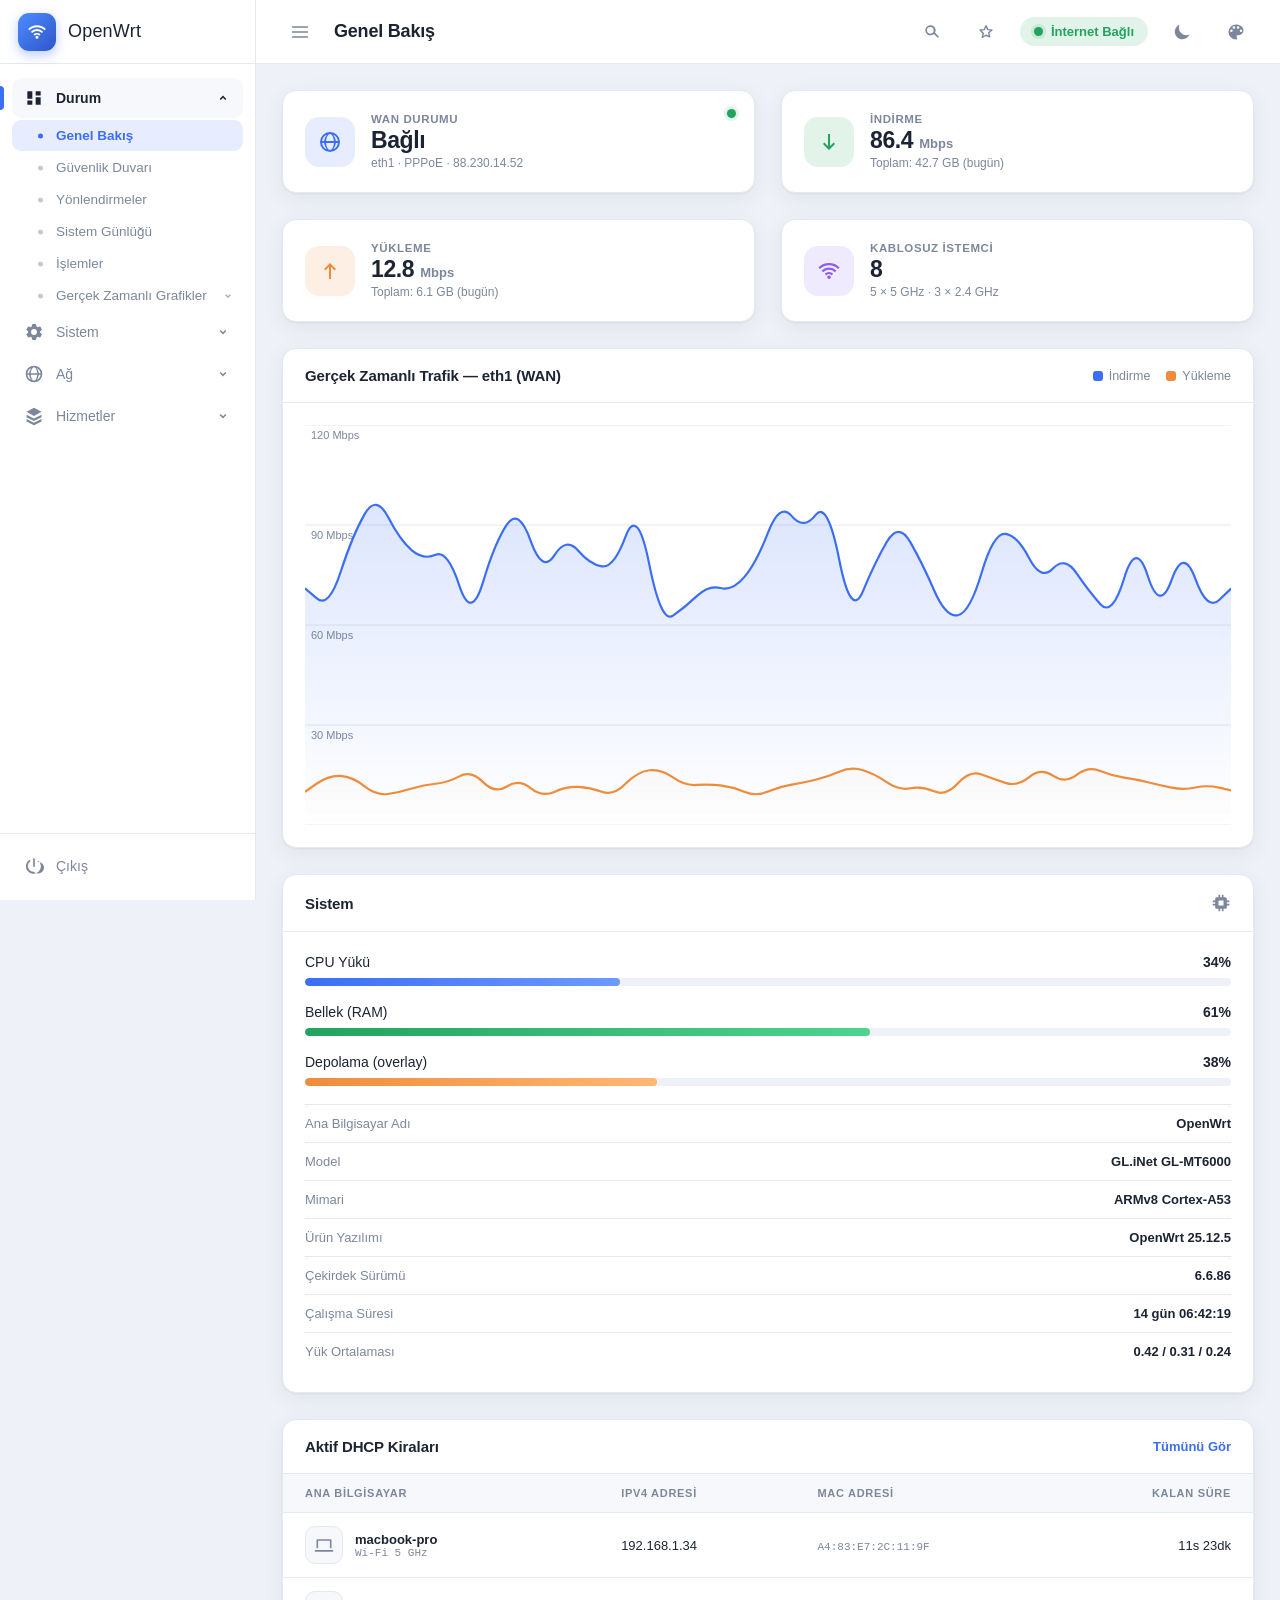
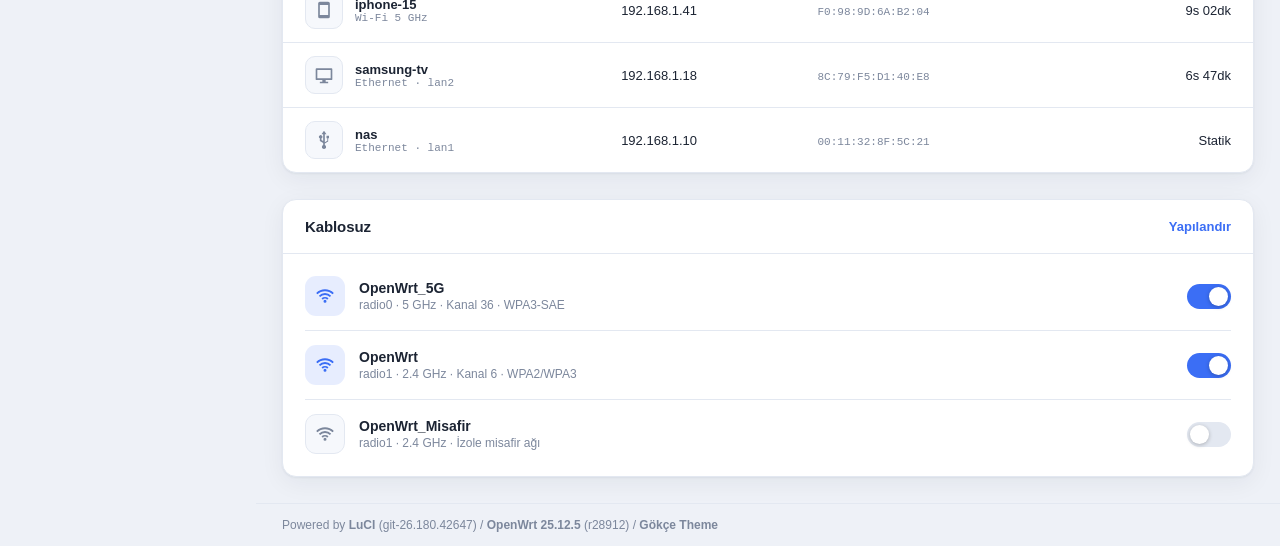
<file: demo/index.html>
<!DOCTYPE html>
<html lang="tr">
<head>
  <meta charset="UTF-8">
  <meta name="viewport" content="width=device-width, initial-scale=1.0">
  <title>OpenWrt — Genel Bakış | Gökçe Theme Demo</title>
  <link rel="stylesheet" href="css/style.css">
  <script>
    // Tema tercihini CSS yüklenmeden uygula (açılışta beyaz parlama olmasın).
    // ?theme=dark|light parametresi ekran görüntüsü almak için tercihi ezer.
    (function () {
      var forced = new URLSearchParams(location.search).get("theme");
      var saved = null;
      try { saved = localStorage.getItem("theme"); } catch (e) {}
      var theme = forced || saved ||
        (window.matchMedia("(prefers-color-scheme: dark)").matches ? "dark" : "light");
      document.documentElement.setAttribute("data-theme", theme);

      // Vurgu rengi + yoğunluk (temadaki gokce-* anahtarlarıyla aynı)
      try {
        var accent = localStorage.getItem("gokce-accent");
        if (accent) document.documentElement.setAttribute("data-accent", accent);
        var density = localStorage.getItem("gokce-density");
        if (density) document.documentElement.setAttribute("data-density", density);
      } catch (e) {}
    })();
  </script>
</head>
<body>

  <!-- ================= SVG Icon Sprite (harici bağımlılık yok) ================= -->
  <svg xmlns="http://www.w3.org/2000/svg" style="display:none">
    <symbol id="icon-menu" viewBox="0 0 24 24"><path d="M3 6h18M3 12h18M3 18h18" stroke="currentColor" stroke-width="2" stroke-linecap="round" fill="none"/></symbol>
    <symbol id="icon-dashboard" viewBox="0 0 24 24"><path d="M4 13h6V4H4v9zm0 7h6v-5H4v5zm10 0h6v-9h-6v9zm0-16v5h6V4h-6z" fill="currentColor"/></symbol>
    <symbol id="icon-globe" viewBox="0 0 24 24"><path d="M12 2a10 10 0 100 20 10 10 0 000-20zm0 2c1.9 0 3.6 2.9 3.9 7H8.1c.3-4.1 2-7 3.9-7zm-5.9 7H4.1a8 8 0 014.6-6.3A13.6 13.6 0 006.1 11zm0 2a13.6 13.6 0 002.6 6.3A8 8 0 014.1 13h2zm2 0h7.8c-.3 4.1-2 7-3.9 7s-3.6-2.9-3.9-7zm9.8 0h2a8 8 0 01-4.6 6.3 13.6 13.6 0 002.6-6.3zm0-2a13.6 13.6 0 00-2.6-6.3A8 8 0 0119.9 11h-2z" fill="currentColor"/></symbol>
    <symbol id="icon-wifi" viewBox="0 0 24 24"><path d="M12 20a1.8 1.8 0 110-3.6 1.8 1.8 0 010 3.6zm-4.2-5.2l1.6 1.6a3.7 3.7 0 015.2 0l1.6-1.6a6 6 0 00-8.4 0zm-3.2-3.2l1.6 1.6a8.2 8.2 0 0111.6 0l1.6-1.6a10.5 10.5 0 00-14.8 0zM1.4 8.4L3 10a12.7 12.7 0 0118 0l1.6-1.6a15 15 0 00-21.2 0z" fill="currentColor"/></symbol>
    <symbol id="icon-layers" viewBox="0 0 24 24"><path d="M12 2l9 5-9 5-9-5 9-5zm-9 8.5L12 15l9-4.5v3L12 18l-9-4.5v-3zm0 5L12 20l9-4.5v3L12 23l-9-4.5v-3z" fill="currentColor"/></symbol>
    <symbol id="icon-settings" viewBox="0 0 24 24"><path d="M12 15.5A3.5 3.5 0 1112 8.5a3.5 3.5 0 010 7zm7.4-2.6c.05-.3.1-.6.1-.9s-.05-.6-.1-.9l2-1.6a.5.5 0 00.1-.6l-1.9-3.3a.5.5 0 00-.6-.2l-2.4 1a7 7 0 00-1.6-.9l-.4-2.6a.5.5 0 00-.5-.4h-3.8a.5.5 0 00-.5.4l-.4 2.6a7 7 0 00-1.6.9l-2.4-1a.5.5 0 00-.6.2L2.9 8.9a.5.5 0 00.1.6l2 1.6c-.05.3-.1.6-.1.9s.05.6.1.9l-2 1.6a.5.5 0 00-.1.6l1.9 3.3c.1.2.4.3.6.2l2.4-1c.5.4 1 .7 1.6.9l.4 2.6c0 .2.2.4.5.4h3.8c.3 0 .5-.2.5-.4l.4-2.6a7 7 0 001.6-.9l2.4 1c.2.1.5 0 .6-.2l1.9-3.3a.5.5 0 00-.1-.6l-2-1.6z" fill="currentColor"/></symbol>
    <symbol id="icon-power" viewBox="0 0 24 24"><path d="M11 3h2v10h-2V3zm6.4 2.6l-1.4 1.5A7 7 0 1112 19a7 7 0 01-4-12.9L6.6 4.6a9 9 0 1010.8 1z" fill="currentColor"/></symbol>
    <symbol id="icon-cpu" viewBox="0 0 24 24"><path d="M9 2h2v3h2V2h2v3h2a2 2 0 012 2v2h3v2h-3v2h3v2h-3v2a2 2 0 01-2 2h-2v3h-2v-3h-2v3H9v-3H7a2 2 0 01-2-2v-2H2v-2h3v-2H2v-2h3V7a2 2 0 012-2h2V2zm0 7v6h6V9H9z" fill="currentColor"/></symbol>
    <symbol id="icon-arrow-down" viewBox="0 0 24 24"><path d="M12 20l-6-6 1.4-1.4L11 16.2V4h2v12.2l3.6-3.6L18 14l-6 6z" fill="currentColor"/></symbol>
    <symbol id="icon-arrow-up" viewBox="0 0 24 24"><path d="M12 4l6 6-1.4 1.4L13 7.8V20h-2V7.8l-3.6 3.6L6 10l6-6z" fill="currentColor"/></symbol>
    <symbol id="icon-laptop" viewBox="0 0 24 24"><path d="M4 5h16a1 1 0 011 1v10h-2V7H5v9H3V6a1 1 0 011-1zM1 18h22v2H1v-2z" fill="currentColor"/></symbol>
    <symbol id="icon-phone" viewBox="0 0 24 24"><path d="M7 2h10a2 2 0 012 2v16a2 2 0 01-2 2H7a2 2 0 01-2-2V4a2 2 0 012-2zm0 4v12h10V6H7z" fill="currentColor"/></symbol>
    <symbol id="icon-tv" viewBox="0 0 24 24"><path d="M3 4h18a1 1 0 011 1v12a1 1 0 01-1 1h-7v2h3v2H7v-2h3v-2H3a1 1 0 01-1-1V5a1 1 0 011-1zm1 2v10h16V6H4z" fill="currentColor"/></symbol>
    <symbol id="icon-usb" viewBox="0 0 24 24"><path d="M12 1l3 4h-2v9.6l3-1.8V10h-1V7h3v3h-1v3.9l-4 2.4V18a2.5 2.5 0 11-2 0v-2.3l-4-2.4V10a2 2 0 112 0v2.1l2 1.2V5H9l3-4z" fill="currentColor"/></symbol>
    <symbol id="icon-chevron" viewBox="0 0 24 24"><path d="M8.6 9l3.4 3.4L15.4 9 17 10.6l-5 5-5-5L8.6 9z" fill="currentColor"/></symbol>
    <symbol id="icon-search" viewBox="0 0 24 24"><path d="M10 4a6 6 0 104.2 10.3l4.8 4.7 1.4-1.4-4.7-4.8A6 6 0 0010 4zm0 2a4 4 0 110 8 4 4 0 010-8z" fill="currentColor"/></symbol>
    <symbol id="icon-star" viewBox="0 0 24 24"><path d="M12 4.5l2.1 4.6 5 .5-3.8 3.4 1.1 4.9L12 15.9l-4.4 2.5 1.1-4.9L4.9 9.6l5-.5L12 4.5z" fill="none" stroke="currentColor" stroke-width="1.7" stroke-linejoin="round"/></symbol>
    <symbol id="icon-star-fill" viewBox="0 0 24 24"><path d="M12 3.6l2.5 5.4 5.9.6-4.4 4 1.3 5.8L12 16.4 6.7 19.4l1.3-5.8-4.4-4 5.9-.6L12 3.6z" fill="currentColor"/></symbol>
    <symbol id="icon-palette" viewBox="0 0 24 24"><path d="M12 3a9 9 0 000 18c.8 0 1.5-.7 1.5-1.5 0-.4-.2-.8-.4-1-.3-.3-.4-.6-.4-1 0-.8.7-1.5 1.5-1.5H15a6 6 0 006-6c0-3.9-4-7-9-7zm-5.5 9a1.5 1.5 0 110-3 1.5 1.5 0 010 3zm3-4a1.5 1.5 0 110-3 1.5 1.5 0 010 3zm5 0a1.5 1.5 0 110-3 1.5 1.5 0 010 3zm3.5 4a1.5 1.5 0 110-3 1.5 1.5 0 010 3z" fill="currentColor"/></symbol>
    <symbol id="icon-check" viewBox="0 0 24 24"><path d="M9 16.2l-3.5-3.5L4 14.2l5 5 11-11-1.5-1.5z" fill="currentColor"/></symbol>
    <symbol id="icon-auto" viewBox="0 0 24 24"><path d="M12 3a9 9 0 000 18V3z" fill="currentColor"/><circle cx="12" cy="12" r="9" fill="none" stroke="currentColor" stroke-width="1.6"/></symbol>
    <symbol id="icon-close" viewBox="0 0 24 24"><path d="M6 6l12 12M18 6L6 18" stroke="currentColor" stroke-width="2" stroke-linecap="round"/></symbol>
    <symbol id="icon-sun" viewBox="0 0 24 24"><circle cx="12" cy="12" r="5" fill="currentColor"/><path d="M12 1v3M12 20v3M4.2 4.2l2.1 2.1M17.7 17.7l2.1 2.1M1 12h3M20 12h3M4.2 19.8l2.1-2.1M17.7 6.3l2.1-2.1" stroke="currentColor" stroke-width="2" stroke-linecap="round"/></symbol>
    <symbol id="icon-moon" viewBox="0 0 24 24"><path d="M20.7 14.9A8.8 8.8 0 019.1 3.3 9 9 0 1020.7 15z" fill="currentColor"/></symbol>
  </svg>

  <div class="app">

    <!-- ================= Sidebar (LuCI admin menü ağacının aynası) ================= -->
    <aside class="sidebar" id="sidebar">
      <div class="sidebar__brand">
        <div class="sidebar__logo">
          <svg class="icon"><use href="#icon-wifi"/></svg>
        </div>
        <span class="sidebar__brand-text">OpenWrt</span>
      </div>

      <nav class="sidebar__nav">

        <!-- Durum -->
        <div class="sidebar__group sidebar__group--open">
          <button class="sidebar__item sidebar__item--active sidebar__item--toggle" type="button">
            <svg class="icon"><use href="#icon-dashboard"/></svg>
            <span class="sidebar__label">Durum</span>
            <svg class="icon sidebar__chevron"><use href="#icon-chevron"/></svg>
          </button>
          <div class="sidebar__submenu">
            <a href="#" class="sidebar__subitem sidebar__subitem--active" data-page="Genel Bakış">Genel Bakış</a>
            <a href="#" class="sidebar__subitem" data-page="Güvenlik Duvarı">Güvenlik Duvarı</a>
            <a href="#" class="sidebar__subitem" data-page="Yönlendirmeler">Yönlendirmeler</a>
            <a href="#" class="sidebar__subitem" data-page="Sistem Günlüğü">Sistem Günlüğü</a>
            <a href="#" class="sidebar__subitem" data-page="İşlemler">İşlemler</a>
            <div class="sidebar__subgroup">
              <a href="#" class="sidebar__subitem sidebar__subitem--parent" data-page="Gerçek Zamanlı Grafikler"><span class="sidebar__label">Gerçek Zamanlı Grafikler</span><svg class="icon sidebar__subchevron"><use href="#icon-chevron"/></svg></a>
              <div class="sidebar__subsubmenu">
                <a href="#" class="sidebar__subitem sidebar__subitem--deep" data-page="Bant Genişliği">Bant Genişliği</a>
                <a href="#" class="sidebar__subitem sidebar__subitem--deep" data-page="Bağlantılar">Bağlantılar</a>
                <a href="#" class="sidebar__subitem sidebar__subitem--deep" data-page="Yük">Yük</a>
              </div>
            </div>
          </div>
        </div>

        <!-- Sistem -->
        <div class="sidebar__group">
          <button class="sidebar__item sidebar__item--toggle" type="button">
            <svg class="icon"><use href="#icon-settings"/></svg>
            <span class="sidebar__label">Sistem</span>
            <svg class="icon sidebar__chevron"><use href="#icon-chevron"/></svg>
          </button>
          <div class="sidebar__submenu">
            <a href="#" class="sidebar__subitem" data-page="Sistem">Sistem</a>
            <a href="#" class="sidebar__subitem" data-page="Yönetim">Yönetim</a>
            <a href="#" class="sidebar__subitem" data-page="Yazılım">Yazılım</a>
            <a href="#" class="sidebar__subitem" data-page="Başlangıç">Başlangıç</a>
            <a href="#" class="sidebar__subitem" data-page="Yedekleme / Yazılım Yükleme">Yedekleme / Yazılım Yükleme</a>
            <a href="#" class="sidebar__subitem" data-page="Yeniden Başlat">Yeniden Başlat</a>
          </div>
        </div>

        <!-- Ağ -->
        <div class="sidebar__group">
          <button class="sidebar__item sidebar__item--toggle" type="button">
            <svg class="icon"><use href="#icon-globe"/></svg>
            <span class="sidebar__label">Ağ</span>
            <svg class="icon sidebar__chevron"><use href="#icon-chevron"/></svg>
          </button>
          <div class="sidebar__submenu">
            <a href="settings.html" class="sidebar__subitem">Arayüzler</a>
            <a href="#" class="sidebar__subitem" data-page="Kablosuz">Kablosuz</a>
            <a href="#" class="sidebar__subitem" data-page="DHCP ve DNS">DHCP ve DNS</a>
            <a href="#" class="sidebar__subitem" data-page="Tanılama">Tanılama</a>
            <a href="#" class="sidebar__subitem" data-page="Güvenlik Duvarı">Güvenlik Duvarı</a>
          </div>
        </div>

        <!-- Hizmetler -->
        <div class="sidebar__group">
          <button class="sidebar__item sidebar__item--toggle" type="button">
            <svg class="icon"><use href="#icon-layers"/></svg>
            <span class="sidebar__label">Hizmetler</span>
            <svg class="icon sidebar__chevron"><use href="#icon-chevron"/></svg>
          </button>
          <div class="sidebar__submenu">
            <a href="#" class="sidebar__subitem" data-page="Dinamik DNS">Dinamik DNS</a>
            <a href="#" class="sidebar__subitem" data-page="UPnP IGD ve PCP">UPnP IGD ve PCP</a>
            <a href="#" class="sidebar__subitem" data-page="Ağ Paylaşımları">Ağ Paylaşımları</a>
          </div>
        </div>

      </nav>

      <div class="sidebar__footer">
        <a href="login.html" class="sidebar__item sidebar__item--danger">
          <svg class="icon"><use href="#icon-power"/></svg>
          <span class="sidebar__label">Çıkış</span>
        </a>
      </div>
    </aside>

    <!-- Mobil görünümde sidebar arkasına kapanan karartma katmanı -->
    <div class="overlay" id="overlay"></div>

    <!-- Komut paleti sayfa arama (Ctrl+K) -->
    <div class="gokce-search" id="gokce-search" hidden>
      <div class="gokce-search__backdrop" data-search-close></div>
      <div class="gokce-search__box" role="dialog" aria-modal="true" aria-label="Sayfalarda ara">
        <div class="gokce-search__field">
          <svg class="icon gokce-search__icon"><use href="#icon-search"/></svg>
          <input type="text" id="gokce-search-input" class="gokce-search__input" autocomplete="off" spellcheck="false" placeholder="Sayfalarda ara…" aria-label="Sayfalarda ara">
          <kbd class="gokce-search__kbd">Esc</kbd>
        </div>
        <ul class="gokce-search__results" id="gokce-search-results" role="listbox"></ul>
      </div>
    </div>

    <!-- ================= Ana Bölüm ================= -->
    <div class="main">

      <!-- Header -->
      <header class="header">
        <div class="header__left">
          <button class="header__btn" id="sidebar-toggle" aria-label="Menüyü aç/kapat">
            <svg class="icon"><use href="#icon-menu"/></svg>
          </button>
          <h1 class="header__title" id="page-title">Genel Bakış</h1>
        </div>

        <div class="header__right">
          <button class="header__btn" id="search-toggle" aria-label="Sayfalarda ara (Ctrl+K)" title="Sayfalarda ara (Ctrl+K)">
            <svg class="icon"><use href="#icon-search"/></svg>
          </button>

          <button class="header__btn header__btn--fav" id="fav-toggle" type="button" hidden aria-pressed="false" aria-label="Favorilere ekle">
            <svg class="icon header__fav-icon--off"><use href="#icon-star"/></svg>
            <svg class="icon header__fav-icon--on"><use href="#icon-star-fill"/></svg>
          </button>

          <div class="header__status">
            <span class="status-dot status-dot--online"></span>
            <span class="header__status-text">İnternet Bağlı</span>
          </div>

          <button class="header__btn" id="theme-toggle" aria-label="Tema değiştir">
            <svg class="icon header__theme-icon--light"><use href="#icon-moon"/></svg>
            <svg class="icon header__theme-icon--dark"><use href="#icon-sun"/></svg>
          </button>

          <div class="appearance" id="appearance">
            <button class="header__btn" id="appearance-toggle" type="button"
              aria-haspopup="true" aria-expanded="false" aria-label="Görünüm">
              <svg class="icon"><use href="#icon-palette"/></svg>
            </button>

            <div class="appearance__panel" id="appearance-panel" role="dialog" aria-label="Görünüm" hidden>
              <div class="appearance__group">
                <span class="appearance__label">Tema</span>
                <div class="appearance__seg" id="mode-seg" role="group">
                  <button type="button" class="appearance__seg-btn" data-mode="auto">
                    <svg class="icon"><use href="#icon-auto"/></svg>Otomatik</button>
                  <button type="button" class="appearance__seg-btn" data-mode="light">
                    <svg class="icon"><use href="#icon-sun"/></svg>Açık</button>
                  <button type="button" class="appearance__seg-btn" data-mode="dark">
                    <svg class="icon"><use href="#icon-moon"/></svg>Koyu</button>
                </div>
              </div>

              <div class="appearance__group">
                <span class="appearance__label">Vurgu</span>
                <div class="appearance__accents" id="accent-list" role="group">
                  <button type="button" class="appearance__accent" data-accent="blue"   style="--dot:#3b6ef5" aria-label="Mavi"><svg class="icon"><use href="#icon-check"/></svg></button>
                  <button type="button" class="appearance__accent" data-accent="indigo" style="--dot:#6366f1" aria-label="Indigo"><svg class="icon"><use href="#icon-check"/></svg></button>
                  <button type="button" class="appearance__accent" data-accent="teal"   style="--dot:#0ea5a4" aria-label="Turkuaz"><svg class="icon"><use href="#icon-check"/></svg></button>
                  <button type="button" class="appearance__accent" data-accent="green"  style="--dot:#22a35e" aria-label="Yeşil"><svg class="icon"><use href="#icon-check"/></svg></button>
                  <button type="button" class="appearance__accent" data-accent="amber"  style="--dot:#f59e0b" aria-label="Kehribar"><svg class="icon"><use href="#icon-check"/></svg></button>
                  <button type="button" class="appearance__accent" data-accent="rose"   style="--dot:#f43f5e" aria-label="Gül"><svg class="icon"><use href="#icon-check"/></svg></button>
                  <button type="button" class="appearance__accent" data-accent="violet" style="--dot:#a855f7" aria-label="Menekşe"><svg class="icon"><use href="#icon-check"/></svg></button>
                </div>
              </div>

              <div class="appearance__group">
                <span class="appearance__label">Yoğunluk</span>
                <div class="appearance__seg" id="density-seg" role="group">
                  <button type="button" class="appearance__seg-btn" data-density="comfortable">Rahat</button>
                  <button type="button" class="appearance__seg-btn" data-density="compact">Sıkı</button>
                </div>
              </div>
            </div>
          </div>
        </div>
      </header>

      <!-- Main Content -->
      <main class="content">

        <!-- Üst satır: özet istatistik kartları -->
        <section class="grid grid--stats">

          <div class="card stat">
            <div class="stat__icon stat__icon--blue">
              <svg class="icon"><use href="#icon-globe"/></svg>
            </div>
            <div class="stat__body">
              <span class="stat__label">WAN Durumu</span>
              <span class="stat__value">Bağlı</span>
              <span class="stat__meta">eth1 · PPPoE · 88.230.14.52</span>
            </div>
            <span class="status-dot status-dot--online stat__indicator"></span>
          </div>

          <div class="card stat">
            <div class="stat__icon stat__icon--green">
              <svg class="icon"><use href="#icon-arrow-down"/></svg>
            </div>
            <div class="stat__body">
              <span class="stat__label">İndirme</span>
              <span class="stat__value"><span id="stat-download">86.4</span> <small>Mbps</small></span>
              <span class="stat__meta">Toplam: 42.7 GB (bugün)</span>
            </div>
          </div>

          <div class="card stat">
            <div class="stat__icon stat__icon--orange">
              <svg class="icon"><use href="#icon-arrow-up"/></svg>
            </div>
            <div class="stat__body">
              <span class="stat__label">Yükleme</span>
              <span class="stat__value"><span id="stat-upload">12.8</span> <small>Mbps</small></span>
              <span class="stat__meta">Toplam: 6.1 GB (bugün)</span>
            </div>
          </div>

          <div class="card stat">
            <div class="stat__icon stat__icon--purple">
              <svg class="icon"><use href="#icon-wifi"/></svg>
            </div>
            <div class="stat__body">
              <span class="stat__label">Kablosuz İstemci</span>
              <span class="stat__value">8</span>
              <span class="stat__meta">5 × 5 GHz · 3 × 2.4 GHz</span>
            </div>
          </div>

        </section>

        <!-- Orta satır: trafik grafiği + sistem bilgisi -->
        <section class="grid grid--main">

          <div class="card">
            <div class="card__header">
              <h2 class="card__title">Gerçek Zamanlı Trafik — eth1 (WAN)</h2>
              <div class="card__actions">
                <span class="legend"><i class="legend__dot legend__dot--down"></i>İndirme</span>
                <span class="legend"><i class="legend__dot legend__dot--up"></i>Yükleme</span>
              </div>
            </div>
            <div class="card__body">
              <canvas id="traffic-chart" class="chart" height="400"></canvas>
            </div>
          </div>

          <div class="card">
            <div class="card__header">
              <h2 class="card__title">Sistem</h2>
              <svg class="icon card__header-icon"><use href="#icon-cpu"/></svg>
            </div>
            <div class="card__body">

              <div class="meter">
                <div class="meter__head">
                  <span class="meter__label">CPU Yükü</span>
                  <span class="meter__value" id="cpu-value">34%</span>
                </div>
                <div class="progress">
                  <div class="progress__bar progress__bar--blue" id="cpu-bar" style="width:34%"></div>
                </div>
              </div>

              <div class="meter">
                <div class="meter__head">
                  <span class="meter__label">Bellek (RAM)</span>
                  <span class="meter__value" id="ram-value">61%</span>
                </div>
                <div class="progress">
                  <div class="progress__bar progress__bar--green" id="ram-bar" style="width:61%"></div>
                </div>
              </div>

              <div class="meter">
                <div class="meter__head">
                  <span class="meter__label">Depolama (overlay)</span>
                  <span class="meter__value">38%</span>
                </div>
                <div class="progress">
                  <div class="progress__bar progress__bar--orange" style="width:38%"></div>
                </div>
              </div>

              <ul class="info-list">
                <li class="info-list__item"><span>Ana Bilgisayar Adı</span><strong>OpenWrt</strong></li>
                <li class="info-list__item"><span>Model</span><strong>GL.iNet GL-MT6000</strong></li>
                <li class="info-list__item"><span>Mimari</span><strong>ARMv8 Cortex-A53</strong></li>
                <li class="info-list__item"><span>Ürün Yazılımı</span><strong>OpenWrt 25.12.5</strong></li>
                <li class="info-list__item"><span>Çekirdek Sürümü</span><strong>6.6.86</strong></li>
                <li class="info-list__item"><span>Çalışma Süresi</span><strong id="uptime">14 gün 06:42:18</strong></li>
                <li class="info-list__item"><span>Yük Ortalaması</span><strong>0.42 / 0.31 / 0.24</strong></li>
              </ul>

            </div>
          </div>

        </section>

        <!-- Alt satır: DHCP kiraları + kablosuz ağlar -->
        <section class="grid grid--bottom">

          <div class="card">
            <div class="card__header">
              <h2 class="card__title">Aktif DHCP Kiraları</h2>
              <a href="#" class="card__link">Tümünü Gör</a>
            </div>
            <div class="card__body card__body--flush">
              <table class="table">
                <thead>
                  <tr>
                    <th>Ana Bilgisayar</th>
                    <th>IPv4 Adresi</th>
                    <th>MAC Adresi</th>
                    <th class="table__col--right">Kalan Süre</th>
                  </tr>
                </thead>
                <tbody>
                  <tr>
                    <td>
                      <div class="device">
                        <div class="device__icon"><svg class="icon"><use href="#icon-laptop"/></svg></div>
                        <div class="device__info">
                          <span class="device__name">macbook-pro</span>
                          <span class="device__mac">Wi-Fi 5 GHz</span>
                        </div>
                      </div>
                    </td>
                    <td>192.168.1.34</td>
                    <td><span class="device__mac">A4:83:E7:2C:11:9F</span></td>
                    <td class="table__col--right">11s 23dk</td>
                  </tr>
                  <tr>
                    <td>
                      <div class="device">
                        <div class="device__icon"><svg class="icon"><use href="#icon-phone"/></svg></div>
                        <div class="device__info">
                          <span class="device__name">iphone-15</span>
                          <span class="device__mac">Wi-Fi 5 GHz</span>
                        </div>
                      </div>
                    </td>
                    <td>192.168.1.41</td>
                    <td><span class="device__mac">F0:98:9D:6A:B2:04</span></td>
                    <td class="table__col--right">9s 02dk</td>
                  </tr>
                  <tr>
                    <td>
                      <div class="device">
                        <div class="device__icon"><svg class="icon"><use href="#icon-tv"/></svg></div>
                        <div class="device__info">
                          <span class="device__name">samsung-tv</span>
                          <span class="device__mac">Ethernet · lan2</span>
                        </div>
                      </div>
                    </td>
                    <td>192.168.1.18</td>
                    <td><span class="device__mac">8C:79:F5:D1:40:E8</span></td>
                    <td class="table__col--right">6s 47dk</td>
                  </tr>
                  <tr>
                    <td>
                      <div class="device">
                        <div class="device__icon"><svg class="icon"><use href="#icon-usb"/></svg></div>
                        <div class="device__info">
                          <span class="device__name">nas</span>
                          <span class="device__mac">Ethernet · lan1</span>
                        </div>
                      </div>
                    </td>
                    <td>192.168.1.10</td>
                    <td><span class="device__mac">00:11:32:8F:5C:21</span></td>
                    <td class="table__col--right">Statik</td>
                  </tr>
                </tbody>
              </table>
            </div>
          </div>

          <div class="card">
            <div class="card__header">
              <h2 class="card__title">Kablosuz</h2>
              <a href="#" class="card__link">Yapılandır</a>
            </div>
            <div class="card__body">

              <div class="wifi">
                <div class="wifi__head">
                  <div class="wifi__icon wifi__icon--active">
                    <svg class="icon"><use href="#icon-wifi"/></svg>
                  </div>
                  <div class="wifi__meta">
                    <span class="wifi__ssid">OpenWrt_5G</span>
                    <span class="wifi__band">radio0 · 5 GHz · Kanal 36 · WPA3-SAE</span>
                  </div>
                  <label class="switch">
                    <input type="checkbox" class="switch__input" checked>
                    <span class="switch__slider"></span>
                  </label>
                </div>
              </div>

              <div class="wifi">
                <div class="wifi__head">
                  <div class="wifi__icon wifi__icon--active">
                    <svg class="icon"><use href="#icon-wifi"/></svg>
                  </div>
                  <div class="wifi__meta">
                    <span class="wifi__ssid">OpenWrt</span>
                    <span class="wifi__band">radio1 · 2.4 GHz · Kanal 6 · WPA2/WPA3</span>
                  </div>
                  <label class="switch">
                    <input type="checkbox" class="switch__input" checked>
                    <span class="switch__slider"></span>
                  </label>
                </div>
              </div>

              <div class="wifi">
                <div class="wifi__head">
                  <div class="wifi__icon">
                    <svg class="icon"><use href="#icon-wifi"/></svg>
                  </div>
                  <div class="wifi__meta">
                    <span class="wifi__ssid">OpenWrt_Misafir</span>
                    <span class="wifi__band">radio1 · 2.4 GHz · İzole misafir ağı</span>
                  </div>
                  <label class="switch">
                    <input type="checkbox" class="switch__input">
                    <span class="switch__slider"></span>
                  </label>
                </div>
              </div>

            </div>
          </div>

        </section>

      </main>

      <!-- Footer (LuCI temasındaki footer'ın aynası) -->
      <footer class="page-footer">
        <span>
          Powered by <a href="https://github.com/openwrt/luci">LuCI</a> (git-26.180.42647) /
          <a href="https://openwrt.org">OpenWrt 25.12.5</a> (r28912) /
          <a href="https://github.com/dursuntokgoz/luci-theme-gokce">Gökçe Theme</a>
        </span>
      </footer>
    </div>
  </div>

  <script src="js/script.js"></script>
</body>
</html>
</file>
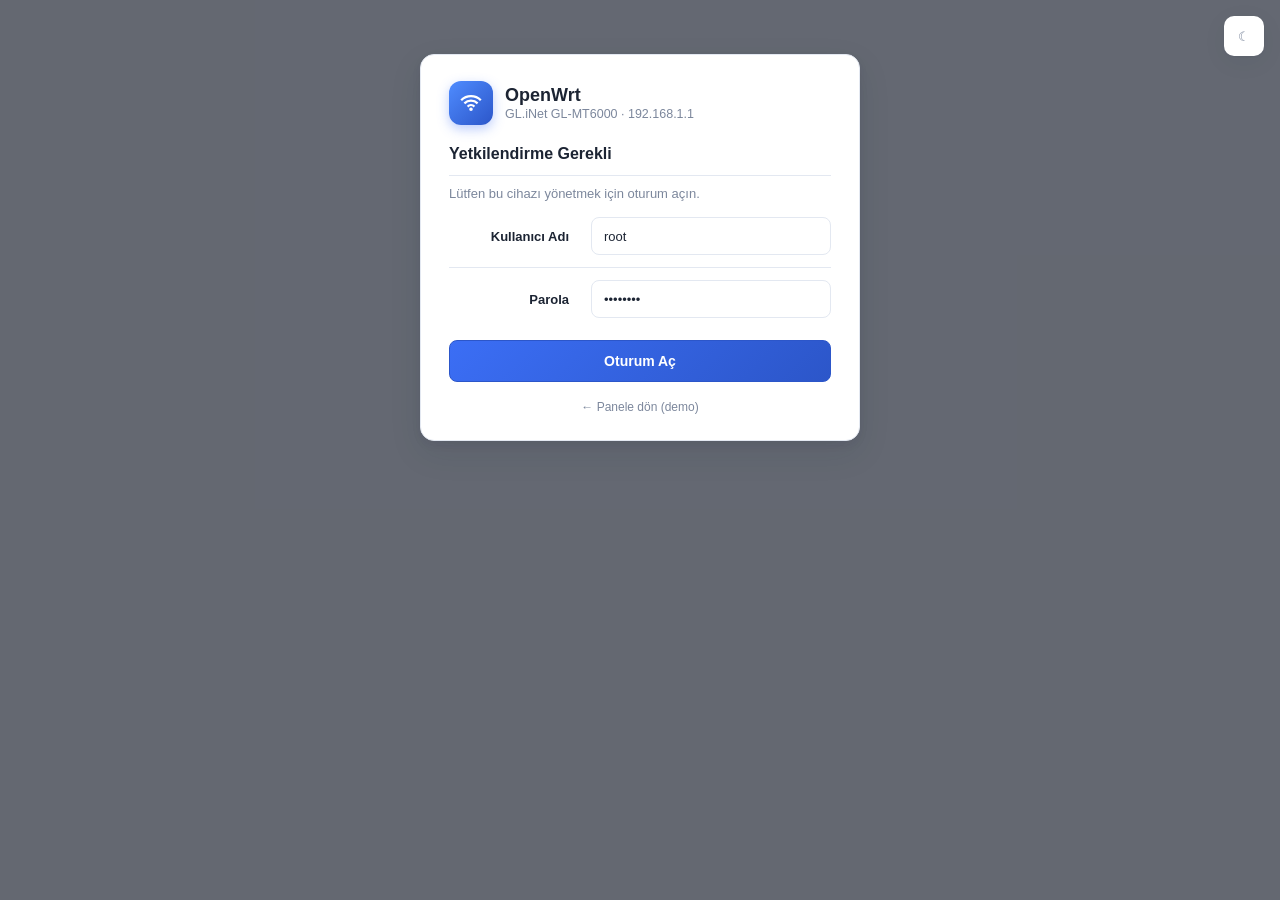
<file: demo/login.html>
<!DOCTYPE html>
<html lang="tr">
<head>
  <meta charset="UTF-8">
  <meta name="viewport" content="width=device-width, initial-scale=1.0">
  <title>Yetkilendirme Gerekli — Gökçe Theme Demo</title>
  <link rel="stylesheet" href="css/style.css">
  <script>
    (function () {
      var forced = new URLSearchParams(location.search).get("theme");
      var saved = null;
      try { saved = localStorage.getItem("theme"); } catch (e) {}
      var theme = forced || saved ||
        (window.matchMedia("(prefers-color-scheme: dark)").matches ? "dark" : "light");
      document.documentElement.setAttribute("data-theme", theme);
    })();
  </script>
</head>
<body>

  <svg xmlns="http://www.w3.org/2000/svg" style="display:none">
    <symbol id="icon-wifi" viewBox="0 0 24 24"><path d="M12 20a1.8 1.8 0 110-3.6 1.8 1.8 0 010 3.6zm-4.2-5.2l1.6 1.6a3.7 3.7 0 015.2 0l1.6-1.6a6 6 0 00-8.4 0zm-3.2-3.2l1.6 1.6a8.2 8.2 0 0111.6 0l1.6-1.6a10.5 10.5 0 00-14.8 0zM1.4 8.4L3 10a12.7 12.7 0 0118 0l1.6-1.6a15 15 0 00-21.2 0z" fill="currentColor"/></symbol>
  </svg>

  <!-- Gerçek LuCI'de bu, ui.showModal(..., 'login') ile oluşturulan modal'dır -->
  <div class="modal-overlay">
    <div class="modal login">
      <div class="modal__brand">
        <div class="modal__logo"><svg class="icon"><use href="#icon-wifi"/></svg></div>
        <div>
          <div class="modal__title">OpenWrt</div>
          <div class="modal__subtitle">GL.iNet GL-MT6000 · 192.168.1.1</div>
        </div>
      </div>

      <h4>Yetkilendirme Gerekli</h4>
      <p style="color:var(--c-text-muted);font-size:13px;margin:-6px 0 16px">
        Lütfen bu cihazı yönetmek için oturum açın.
      </p>

      <form class="cbi-map" onsubmit="return false">
        <div class="cbi-value">
          <label class="cbi-value-title" for="user">Kullanıcı Adı</label>
          <div class="cbi-value-field">
            <input class="cbi-input-text" id="user" type="text" value="root" autocomplete="username">
          </div>
        </div>
        <div class="cbi-value">
          <label class="cbi-value-title" for="pass">Parola</label>
          <div class="cbi-value-field">
            <input class="cbi-input-password" id="pass" type="password" value="password" autocomplete="current-password">
          </div>
        </div>
      </form>

      <button class="btn cbi-button-apply">Oturum Aç</button>

      <p style="text-align:center;margin:18px 0 0;font-size:12px">
        <a href="index.html" style="color:var(--c-text-muted)">← Panele dön (demo)</a>
      </p>
    </div>
  </div>

  <!-- Tema değiştirme (yalnızca demo için, sağ üstte) -->
  <button id="theme-toggle" style="position:fixed;top:16px;right:16px;z-index:1000;width:40px;height:40px;border:none;border-radius:10px;background:var(--c-surface);color:var(--c-text-muted);box-shadow:var(--shadow);cursor:pointer" aria-label="Tema değiştir">☾</button>
  <script>
    document.getElementById("theme-toggle").addEventListener("click", function () {
      var root = document.documentElement;
      var next = root.getAttribute("data-theme") === "dark" ? "light" : "dark";
      root.setAttribute("data-theme", next);
      try { localStorage.setItem("theme", next); } catch (e) {}
      this.textContent = next === "dark" ? "☀" : "☾";
    });
  </script>
</body>
</html>
</file>
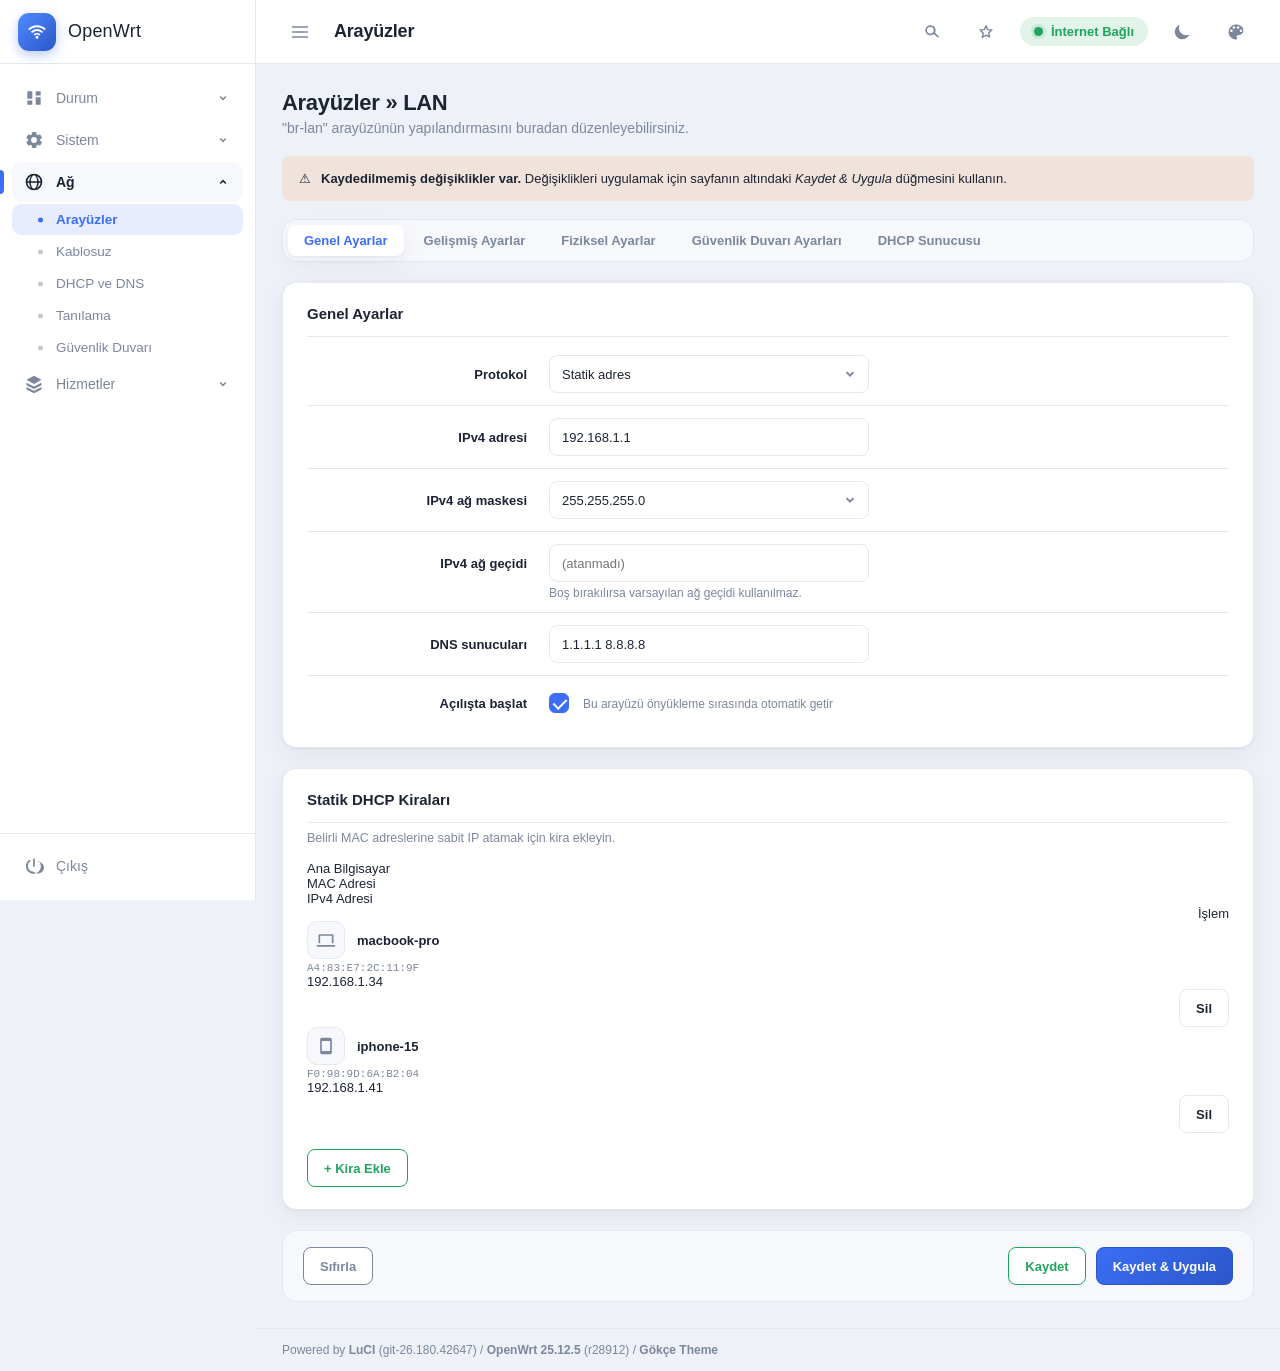
<file: demo/settings.html>
<!DOCTYPE html>
<html lang="tr">
<head>
  <meta charset="UTF-8">
  <meta name="viewport" content="width=device-width, initial-scale=1.0">
  <title>Arayüzler — Gökçe Theme Demo</title>
  <link rel="stylesheet" href="css/style.css">
  <script>
    (function () {
      var forced = new URLSearchParams(location.search).get("theme");
      var saved = null;
      try { saved = localStorage.getItem("theme"); } catch (e) {}
      var theme = forced || saved ||
        (window.matchMedia("(prefers-color-scheme: dark)").matches ? "dark" : "light");
      document.documentElement.setAttribute("data-theme", theme);

      try {
        var accent = localStorage.getItem("gokce-accent");
        if (accent) document.documentElement.setAttribute("data-accent", accent);
        var density = localStorage.getItem("gokce-density");
        if (density) document.documentElement.setAttribute("data-density", density);
      } catch (e) {}
    })();
  </script>
</head>
<body>

  <svg xmlns="http://www.w3.org/2000/svg" style="display:none">
    <symbol id="icon-menu" viewBox="0 0 24 24"><path d="M3 6h18M3 12h18M3 18h18" stroke="currentColor" stroke-width="2" stroke-linecap="round" fill="none"/></symbol>
    <symbol id="icon-dashboard" viewBox="0 0 24 24"><path d="M4 13h6V4H4v9zm0 7h6v-5H4v5zm10 0h6v-9h-6v9zm0-16v5h6V4h-6z" fill="currentColor"/></symbol>
    <symbol id="icon-globe" viewBox="0 0 24 24"><path d="M12 2a10 10 0 100 20 10 10 0 000-20zm0 2c1.9 0 3.6 2.9 3.9 7H8.1c.3-4.1 2-7 3.9-7zm-5.9 7H4.1a8 8 0 014.6-6.3A13.6 13.6 0 006.1 11zm0 2a13.6 13.6 0 002.6 6.3A8 8 0 014.1 13h2zm2 0h7.8c-.3 4.1-2 7-3.9 7s-3.6-2.9-3.9-7zm9.8 0h2a8 8 0 01-4.6 6.3 13.6 13.6 0 002.6-6.3zm0-2a13.6 13.6 0 00-2.6-6.3A8 8 0 0119.9 11h-2z" fill="currentColor"/></symbol>
    <symbol id="icon-wifi" viewBox="0 0 24 24"><path d="M12 20a1.8 1.8 0 110-3.6 1.8 1.8 0 010 3.6zm-4.2-5.2l1.6 1.6a3.7 3.7 0 015.2 0l1.6-1.6a6 6 0 00-8.4 0zm-3.2-3.2l1.6 1.6a8.2 8.2 0 0111.6 0l1.6-1.6a10.5 10.5 0 00-14.8 0zM1.4 8.4L3 10a12.7 12.7 0 0118 0l1.6-1.6a15 15 0 00-21.2 0z" fill="currentColor"/></symbol>
    <symbol id="icon-layers" viewBox="0 0 24 24"><path d="M12 2l9 5-9 5-9-5 9-5zm-9 8.5L12 15l9-4.5v3L12 18l-9-4.5v-3zm0 5L12 20l9-4.5v3L12 23l-9-4.5v-3z" fill="currentColor"/></symbol>
    <symbol id="icon-settings" viewBox="0 0 24 24"><path d="M12 15.5A3.5 3.5 0 1112 8.5a3.5 3.5 0 010 7zm7.4-2.6c.05-.3.1-.6.1-.9s-.05-.6-.1-.9l2-1.6a.5.5 0 00.1-.6l-1.9-3.3a.5.5 0 00-.6-.2l-2.4 1a7 7 0 00-1.6-.9l-.4-2.6a.5.5 0 00-.5-.4h-3.8a.5.5 0 00-.5.4l-.4 2.6a7 7 0 00-1.6.9l-2.4-1a.5.5 0 00-.6.2L2.9 8.9a.5.5 0 00.1.6l2 1.6c-.05.3-.1.6-.1.9s.05.6.1.9l-2 1.6a.5.5 0 00-.1.6l1.9 3.3c.1.2.4.3.6.2l2.4-1c.5.4 1 .7 1.6.9l.4 2.6c0 .2.2.4.5.4h3.8c.3 0 .5-.2.5-.4l.4-2.6a7 7 0 001.6-.9l2.4 1c.2.1.5 0 .6-.2l1.9-3.3a.5.5 0 00-.1-.6l-2-1.6z" fill="currentColor"/></symbol>
    <symbol id="icon-power" viewBox="0 0 24 24"><path d="M11 3h2v10h-2V3zm6.4 2.6l-1.4 1.5A7 7 0 1112 19a7 7 0 01-4-12.9L6.6 4.6a9 9 0 1010.8 1z" fill="currentColor"/></symbol>
    <symbol id="icon-chevron" viewBox="0 0 24 24"><path d="M8.6 9l3.4 3.4L15.4 9 17 10.6l-5 5-5-5L8.6 9z" fill="currentColor"/></symbol>
    <symbol id="icon-search" viewBox="0 0 24 24"><path d="M10 4a6 6 0 104.2 10.3l4.8 4.7 1.4-1.4-4.7-4.8A6 6 0 0010 4zm0 2a4 4 0 110 8 4 4 0 010-8z" fill="currentColor"/></symbol>
    <symbol id="icon-star" viewBox="0 0 24 24"><path d="M12 4.5l2.1 4.6 5 .5-3.8 3.4 1.1 4.9L12 15.9l-4.4 2.5 1.1-4.9L4.9 9.6l5-.5L12 4.5z" fill="none" stroke="currentColor" stroke-width="1.7" stroke-linejoin="round"/></symbol>
    <symbol id="icon-star-fill" viewBox="0 0 24 24"><path d="M12 3.6l2.5 5.4 5.9.6-4.4 4 1.3 5.8L12 16.4 6.7 19.4l1.3-5.8-4.4-4 5.9-.6L12 3.6z" fill="currentColor"/></symbol>
    <symbol id="icon-palette" viewBox="0 0 24 24"><path d="M12 3a9 9 0 000 18c.8 0 1.5-.7 1.5-1.5 0-.4-.2-.8-.4-1-.3-.3-.4-.6-.4-1 0-.8.7-1.5 1.5-1.5H15a6 6 0 006-6c0-3.9-4-7-9-7zm-5.5 9a1.5 1.5 0 110-3 1.5 1.5 0 010 3zm3-4a1.5 1.5 0 110-3 1.5 1.5 0 010 3zm5 0a1.5 1.5 0 110-3 1.5 1.5 0 010 3zm3.5 4a1.5 1.5 0 110-3 1.5 1.5 0 010 3z" fill="currentColor"/></symbol>
    <symbol id="icon-check" viewBox="0 0 24 24"><path d="M9 16.2l-3.5-3.5L4 14.2l5 5 11-11-1.5-1.5z" fill="currentColor"/></symbol>
    <symbol id="icon-auto" viewBox="0 0 24 24"><path d="M12 3a9 9 0 000 18V3z" fill="currentColor"/><circle cx="12" cy="12" r="9" fill="none" stroke="currentColor" stroke-width="1.6"/></symbol>
    <symbol id="icon-close" viewBox="0 0 24 24"><path d="M6 6l12 12M18 6L6 18" stroke="currentColor" stroke-width="2" stroke-linecap="round"/></symbol>
    <symbol id="icon-sun" viewBox="0 0 24 24"><circle cx="12" cy="12" r="5" fill="currentColor"/><path d="M12 1v3M12 20v3M4.2 4.2l2.1 2.1M17.7 17.7l2.1 2.1M1 12h3M20 12h3M4.2 19.8l2.1-2.1M17.7 6.3l2.1-2.1" stroke="currentColor" stroke-width="2" stroke-linecap="round"/></symbol>
    <symbol id="icon-moon" viewBox="0 0 24 24"><path d="M20.7 14.9A8.8 8.8 0 019.1 3.3 9 9 0 1020.7 15z" fill="currentColor"/></symbol>
    <symbol id="icon-laptop" viewBox="0 0 24 24"><path d="M4 5h16a1 1 0 011 1v10h-2V7H5v9H3V6a1 1 0 011-1zM1 18h22v2H1v-2z" fill="currentColor"/></symbol>
    <symbol id="icon-phone" viewBox="0 0 24 24"><path d="M7 2h10a2 2 0 012 2v16a2 2 0 01-2 2H7a2 2 0 01-2-2V4a2 2 0 012-2zm0 4v12h10V6H7z" fill="currentColor"/></symbol>
  </svg>

  <div class="app">

    <!-- Sidebar (Ağ grubu açık, Arayüzler aktif) -->
    <aside class="sidebar" id="sidebar">
      <div class="sidebar__brand">
        <div class="sidebar__logo"><svg class="icon"><use href="#icon-wifi"/></svg></div>
        <span class="sidebar__brand-text">OpenWrt</span>
      </div>

      <nav class="sidebar__nav">
        <div class="sidebar__group">
          <button class="sidebar__item sidebar__item--toggle" type="button">
            <svg class="icon"><use href="#icon-dashboard"/></svg>
            <span class="sidebar__label">Durum</span>
            <svg class="icon sidebar__chevron"><use href="#icon-chevron"/></svg>
          </button>
          <div class="sidebar__submenu">
            <a href="index.html" class="sidebar__subitem">Genel Bakış</a>
            <a href="#" class="sidebar__subitem" data-page="Güvenlik Duvarı">Güvenlik Duvarı</a>
            <a href="#" class="sidebar__subitem" data-page="Sistem Günlüğü">Sistem Günlüğü</a>
          </div>
        </div>

        <div class="sidebar__group">
          <button class="sidebar__item sidebar__item--toggle" type="button">
            <svg class="icon"><use href="#icon-settings"/></svg>
            <span class="sidebar__label">Sistem</span>
            <svg class="icon sidebar__chevron"><use href="#icon-chevron"/></svg>
          </button>
          <div class="sidebar__submenu">
            <a href="#" class="sidebar__subitem" data-page="Sistem">Sistem</a>
            <a href="#" class="sidebar__subitem" data-page="Yönetim">Yönetim</a>
            <a href="#" class="sidebar__subitem" data-page="Yazılım">Yazılım</a>
          </div>
        </div>

        <div class="sidebar__group sidebar__group--open">
          <button class="sidebar__item sidebar__item--active sidebar__item--toggle" type="button">
            <svg class="icon"><use href="#icon-globe"/></svg>
            <span class="sidebar__label">Ağ</span>
            <svg class="icon sidebar__chevron"><use href="#icon-chevron"/></svg>
          </button>
          <div class="sidebar__submenu">
            <a href="#" class="sidebar__subitem sidebar__subitem--active">Arayüzler</a>
            <a href="#" class="sidebar__subitem" data-page="Kablosuz">Kablosuz</a>
            <a href="#" class="sidebar__subitem" data-page="DHCP ve DNS">DHCP ve DNS</a>
            <a href="#" class="sidebar__subitem" data-page="Tanılama">Tanılama</a>
            <a href="#" class="sidebar__subitem" data-page="Güvenlik Duvarı">Güvenlik Duvarı</a>
          </div>
        </div>

        <div class="sidebar__group">
          <button class="sidebar__item sidebar__item--toggle" type="button">
            <svg class="icon"><use href="#icon-layers"/></svg>
            <span class="sidebar__label">Hizmetler</span>
            <svg class="icon sidebar__chevron"><use href="#icon-chevron"/></svg>
          </button>
          <div class="sidebar__submenu">
            <a href="#" class="sidebar__subitem" data-page="Dinamik DNS">Dinamik DNS</a>
            <a href="#" class="sidebar__subitem" data-page="UPnP">UPnP IGD ve PCP</a>
          </div>
        </div>
      </nav>

      <div class="sidebar__footer">
        <a href="login.html" class="sidebar__item sidebar__item--danger">
          <svg class="icon"><use href="#icon-power"/></svg>
          <span class="sidebar__label">Çıkış</span>
        </a>
      </div>
    </aside>

    <div class="overlay" id="overlay"></div>

    <!-- Komut paleti sayfa arama (Ctrl+K) -->
    <div class="gokce-search" id="gokce-search" hidden>
      <div class="gokce-search__backdrop" data-search-close></div>
      <div class="gokce-search__box" role="dialog" aria-modal="true" aria-label="Sayfalarda ara">
        <div class="gokce-search__field">
          <svg class="icon gokce-search__icon"><use href="#icon-search"/></svg>
          <input type="text" id="gokce-search-input" class="gokce-search__input" autocomplete="off" spellcheck="false" placeholder="Sayfalarda ara…" aria-label="Sayfalarda ara">
          <kbd class="gokce-search__kbd">Esc</kbd>
        </div>
        <ul class="gokce-search__results" id="gokce-search-results" role="listbox"></ul>
      </div>
    </div>

    <div class="main">
      <header class="header">
        <div class="header__left">
          <button class="header__btn" id="sidebar-toggle" aria-label="Menüyü aç/kapat">
            <svg class="icon"><use href="#icon-menu"/></svg>
          </button>
          <h1 class="header__title" id="page-title">Arayüzler</h1>
        </div>
        <div class="header__right">
          <button class="header__btn" id="search-toggle" aria-label="Sayfalarda ara (Ctrl+K)" title="Sayfalarda ara (Ctrl+K)">
            <svg class="icon"><use href="#icon-search"/></svg>
          </button>

          <button class="header__btn header__btn--fav" id="fav-toggle" type="button" hidden aria-pressed="false" aria-label="Favorilere ekle">
            <svg class="icon header__fav-icon--off"><use href="#icon-star"/></svg>
            <svg class="icon header__fav-icon--on"><use href="#icon-star-fill"/></svg>
          </button>

          <div class="header__status">
            <span class="status-dot status-dot--online"></span>
            <span class="header__status-text">İnternet Bağlı</span>
          </div>

          <button class="header__btn" id="theme-toggle" aria-label="Tema değiştir">
            <svg class="icon header__theme-icon--light"><use href="#icon-moon"/></svg>
            <svg class="icon header__theme-icon--dark"><use href="#icon-sun"/></svg>
          </button>

          <div class="appearance" id="appearance">
            <button class="header__btn" id="appearance-toggle" type="button"
              aria-haspopup="true" aria-expanded="false" aria-label="Görünüm">
              <svg class="icon"><use href="#icon-palette"/></svg>
            </button>

            <div class="appearance__panel" id="appearance-panel" role="dialog" aria-label="Görünüm" hidden>
              <div class="appearance__group">
                <span class="appearance__label">Tema</span>
                <div class="appearance__seg" id="mode-seg" role="group">
                  <button type="button" class="appearance__seg-btn" data-mode="auto">
                    <svg class="icon"><use href="#icon-auto"/></svg>Otomatik</button>
                  <button type="button" class="appearance__seg-btn" data-mode="light">
                    <svg class="icon"><use href="#icon-sun"/></svg>Açık</button>
                  <button type="button" class="appearance__seg-btn" data-mode="dark">
                    <svg class="icon"><use href="#icon-moon"/></svg>Koyu</button>
                </div>
              </div>

              <div class="appearance__group">
                <span class="appearance__label">Vurgu</span>
                <div class="appearance__accents" id="accent-list" role="group">
                  <button type="button" class="appearance__accent" data-accent="blue"   style="--dot:#3b6ef5" aria-label="Mavi"><svg class="icon"><use href="#icon-check"/></svg></button>
                  <button type="button" class="appearance__accent" data-accent="indigo" style="--dot:#6366f1" aria-label="Indigo"><svg class="icon"><use href="#icon-check"/></svg></button>
                  <button type="button" class="appearance__accent" data-accent="teal"   style="--dot:#0ea5a4" aria-label="Turkuaz"><svg class="icon"><use href="#icon-check"/></svg></button>
                  <button type="button" class="appearance__accent" data-accent="green"  style="--dot:#22a35e" aria-label="Yeşil"><svg class="icon"><use href="#icon-check"/></svg></button>
                  <button type="button" class="appearance__accent" data-accent="amber"  style="--dot:#f59e0b" aria-label="Kehribar"><svg class="icon"><use href="#icon-check"/></svg></button>
                  <button type="button" class="appearance__accent" data-accent="rose"   style="--dot:#f43f5e" aria-label="Gül"><svg class="icon"><use href="#icon-check"/></svg></button>
                  <button type="button" class="appearance__accent" data-accent="violet" style="--dot:#a855f7" aria-label="Menekşe"><svg class="icon"><use href="#icon-check"/></svg></button>
                </div>
              </div>

              <div class="appearance__group">
                <span class="appearance__label">Yoğunluk</span>
                <div class="appearance__seg" id="density-seg" role="group">
                  <button type="button" class="appearance__seg-btn" data-density="comfortable">Rahat</button>
                  <button type="button" class="appearance__seg-btn" data-density="compact">Sıkı</button>
                </div>
              </div>
            </div>
          </div>
        </div>
      </header>

      <main class="content">
        <form class="cbi-map" onsubmit="return false">
          <h2>Arayüzler » LAN</h2>
          <div class="cbi-map-descr">
            "br-lan" arayüzünün yapılandırmasını buradan düzenleyebilirsiniz.
          </div>

          <div class="alert-message warning">
            <span>⚠</span>
            <span><strong>Kaydedilmemiş değişiklikler var.</strong> Değişiklikleri
            uygulamak için sayfanın altındaki <em>Kaydet &amp; Uygula</em> düğmesini kullanın.</span>
          </div>

          <ul class="tabs">
            <li><a href="#" class="active">Genel Ayarlar</a></li>
            <li><a href="#">Gelişmiş Ayarlar</a></li>
            <li><a href="#">Fiziksel Ayarlar</a></li>
            <li><a href="#">Güvenlik Duvarı Ayarları</a></li>
            <li><a href="#">DHCP Sunucusu</a></li>
          </ul>

          <div class="cbi-section">
            <h3>Genel Ayarlar</h3>

            <div class="cbi-value">
              <label class="cbi-value-title" for="proto">Protokol</label>
              <div class="cbi-value-field">
                <select id="proto">
                  <option>Statik adres</option>
                  <option>DHCP istemcisi</option>
                  <option>PPPoE</option>
                  <option>Köprü olmayan</option>
                </select>
              </div>
            </div>

            <div class="cbi-value">
              <label class="cbi-value-title" for="ipaddr">IPv4 adresi</label>
              <div class="cbi-value-field">
                <input class="cbi-input-text" id="ipaddr" type="text" value="192.168.1.1">
              </div>
            </div>

            <div class="cbi-value">
              <label class="cbi-value-title" for="netmask">IPv4 ağ maskesi</label>
              <div class="cbi-value-field">
                <select id="netmask">
                  <option>255.255.255.0</option>
                  <option>255.255.0.0</option>
                  <option>255.0.0.0</option>
                </select>
              </div>
            </div>

            <div class="cbi-value">
              <label class="cbi-value-title" for="gw">IPv4 ağ geçidi</label>
              <div class="cbi-value-field">
                <input class="cbi-input-text" id="gw" type="text" placeholder="(atanmadı)">
                <div class="cbi-value-description">Boş bırakılırsa varsayılan ağ geçidi kullanılmaz.</div>
              </div>
            </div>

            <div class="cbi-value">
              <label class="cbi-value-title" for="dns">DNS sunucuları</label>
              <div class="cbi-value-field">
                <input class="cbi-input-text" id="dns" type="text" value="1.1.1.1 8.8.8.8">
              </div>
            </div>

            <div class="cbi-value">
              <label class="cbi-value-title" for="bringup">Açılışta başlat</label>
              <div class="cbi-value-field">
                <input class="cbi-checkbox" id="bringup" type="checkbox" checked>
                <span class="cbi-input-desc">Bu arayüzü önyükleme sırasında otomatik getir</span>
              </div>
            </div>
          </div>

          <div class="cbi-section">
            <h3>Statik DHCP Kiraları</h3>
            <div class="cbi-section-descr">
              Belirli MAC adreslerine sabit IP atamak için kira ekleyin.
            </div>

            <div class="table">
              <div class="tr">
                <div class="th">Ana Bilgisayar</div>
                <div class="th">MAC Adresi</div>
                <div class="th">IPv4 Adresi</div>
                <div class="th table__col--right">İşlem</div>
              </div>
              <div class="tr">
                <div class="td">
                  <div class="device">
                    <div class="device__icon"><svg class="icon"><use href="#icon-laptop"/></svg></div>
                    <div class="device__info"><span class="device__name">macbook-pro</span></div>
                  </div>
                </div>
                <div class="td"><span class="device__mac">A4:83:E7:2C:11:9F</span></div>
                <div class="td">192.168.1.34</div>
                <div class="td table__col--right"><button class="btn small">Sil</button></div>
              </div>
              <div class="tr">
                <div class="td">
                  <div class="device">
                    <div class="device__icon"><svg class="icon"><use href="#icon-phone"/></svg></div>
                    <div class="device__info"><span class="device__name">iphone-15</span></div>
                  </div>
                </div>
                <div class="td"><span class="device__mac">F0:98:9D:6A:B2:04</span></div>
                <div class="td">192.168.1.41</div>
                <div class="td table__col--right"><button class="btn small">Sil</button></div>
              </div>
            </div>

            <div style="margin-top:16px">
              <button class="btn cbi-button-save">+ Kira Ekle</button>
            </div>
          </div>

          <div class="cbi-page-actions">
            <button class="btn cbi-button-reset">Sıfırla</button>
            <button class="btn cbi-button-save">Kaydet</button>
            <button class="btn cbi-button-apply">Kaydet &amp; Uygula</button>
          </div>
        </form>
      </main>

      <footer class="page-footer">
        <span>
          Powered by <a href="https://github.com/openwrt/luci">LuCI</a> (git-26.180.42647) /
          <a href="https://openwrt.org">OpenWrt 25.12.5</a> (r28912) /
          <a href="https://github.com/dursuntokgoz/luci-theme-gokce">Gökçe Theme</a>
        </span>
      </footer>
    </div>
  </div>

  <script src="js/script.js"></script>
</body>
</html>
</file>
<file: demo/css/style.css>
/* =====================================================================
   RouterOS Dashboard — Keenetic ilhamlı, LuCI temasına uyarlanabilir
   Metodoloji: BEM (block__element--modifier)
   Tema: html[data-theme="light" | "dark"] üzerinden CSS değişkenleriyle
   ===================================================================== */

:root,
:root[data-theme="light"] {
  /* Marka renkleri */
  --c-primary: #3b6ef5;
  --c-primary-dark: #2c56c9;
  --c-primary-soft: rgba(59, 110, 245, .12);
  --c-success: #22a35e;
  --c-success-soft: rgba(34, 163, 94, .13);
  --c-warning: #ef8c3b;
  --c-warning-soft: rgba(239, 140, 59, .14);
  --c-danger: #e45858;
  --c-danger-soft: rgba(228, 88, 88, .13);
  --c-purple: #8b5cf6;
  --c-purple-soft: rgba(139, 92, 246, .13);

  /* Zemin ve yüzeyler */
  --c-bg: #eef1f7;
  --c-surface: #ffffff;
  --c-surface-2: #f6f8fc;   /* tablo başlığı, hover zeminleri */
  --c-border: #e3e8f1;

  /* Metin */
  --c-text: #1c2433;
  --c-text-muted: #7c879c;

  /* Efektler */
  --shadow: 0 1px 2px rgba(23, 32, 51, .05), 0 6px 24px rgba(23, 32, 51, .06);
  --shadow-lift: 0 4px 8px rgba(23, 32, 51, .07), 0 12px 32px rgba(23, 32, 51, .10);
  --logo-gradient: linear-gradient(135deg, #4f8cff 0%, #2c56c9 100%);

  /* Boyutlar */
  --sidebar-width: 256px;
  --sidebar-width-collapsed: 72px;
  --header-height: 64px;
  --radius: 14px;
  --radius-sm: 8px;
  --transition: .25s ease;
}

:root[data-theme="dark"] {
  --c-primary: #5b8afd;
  --c-primary-dark: #7ea3ff;
  --c-primary-soft: rgba(91, 138, 253, .16);
  --c-success: #34c073;
  --c-success-soft: rgba(52, 192, 115, .15);
  --c-warning: #f2a35c;
  --c-warning-soft: rgba(242, 163, 92, .15);
  --c-danger: #ef6b6b;
  --c-danger-soft: rgba(239, 107, 107, .15);
  --c-purple: #a78bfa;
  --c-purple-soft: rgba(167, 139, 250, .15);

  --c-bg: #0d1220;
  --c-surface: #161d2f;
  --c-surface-2: #1c2438;
  --c-border: #273046;

  --c-text: #e7ebf4;
  --c-text-muted: #8d97ad;

  --shadow: 0 1px 2px rgba(0, 0, 0, .35), 0 8px 28px rgba(0, 0, 0, .30);
  --shadow-lift: 0 4px 10px rgba(0, 0, 0, .4), 0 16px 40px rgba(0, 0, 0, .38);
  --logo-gradient: linear-gradient(135deg, #5b8afd 0%, #3556b8 100%);
}

/* ---------------- Vurgu renkleri (html[data-accent], Görünüm paneli) ----------------
   Mavi varsayılan; diğerleri --c-primary üçlüsünü değiştirir. Temadaki
   data-accent ön ayarlarıyla aynı değerler. */
:root[data-accent="indigo"] { --c-primary:#6366f1; --c-primary-dark:#4f46e5; --c-primary-soft:rgba(99,102,241,.12); }
:root[data-accent="teal"]   { --c-primary:#0ea5a4; --c-primary-dark:#0d8f8e; --c-primary-soft:rgba(14,165,164,.12); }
:root[data-accent="green"]  { --c-primary:#22a35e; --c-primary-dark:#1c8c50; --c-primary-soft:rgba(34,163,94,.13); }
:root[data-accent="amber"]  { --c-primary:#f59e0b; --c-primary-dark:#d98908; --c-primary-soft:rgba(245,158,11,.14); }
:root[data-accent="rose"]   { --c-primary:#f43f5e; --c-primary-dark:#d92e4c; --c-primary-soft:rgba(244,63,94,.13); }
:root[data-accent="violet"] { --c-primary:#a855f7; --c-primary-dark:#9032e0; --c-primary-soft:rgba(168,85,247,.13); }

:root[data-theme="dark"][data-accent="indigo"] { --c-primary:#818cf8; --c-primary-soft:rgba(129,140,248,.16); }
:root[data-theme="dark"][data-accent="teal"]   { --c-primary:#2dd4bf; --c-primary-soft:rgba(45,212,191,.16); }
:root[data-theme="dark"][data-accent="green"]  { --c-primary:#34c073; --c-primary-soft:rgba(52,192,115,.15); }
:root[data-theme="dark"][data-accent="amber"]  { --c-primary:#fbbf24; --c-primary-soft:rgba(251,191,36,.15); }
:root[data-theme="dark"][data-accent="rose"]   { --c-primary:#fb7185; --c-primary-soft:rgba(251,113,133,.15); }
:root[data-theme="dark"][data-accent="violet"] { --c-primary:#c084fc; --c-primary-soft:rgba(192,132,252,.15); }

/* Yoğunluk: kompakt mod aralık/boyut belirteçlerini sıkılaştırır */
:root[data-density="compact"] {
  --header-height: 52px;
  --radius: 10px;
  --radius-sm: 6px;
}

:root[data-density="compact"] .sidebar__item { padding: 8px 12px; }
:root[data-density="compact"] .sidebar__subitem { padding: 6px 12px 6px 44px; }
:root[data-density="compact"] .sidebar__subitem--deep { padding: 5px 12px 5px 58px; }
:root[data-density="compact"] .tabs a { padding: 6px 12px; }

/* ---------------- Reset / Taban ---------------- */
* { margin: 0; padding: 0; box-sizing: border-box; }

body {
  font-family: -apple-system, BlinkMacSystemFont, "Segoe UI", Roboto, "Helvetica Neue", Arial, sans-serif;
  font-size: 14px;
  color: var(--c-text);
  background: var(--c-bg);
  -webkit-font-smoothing: antialiased;
  transition: background var(--transition), color var(--transition);
}

a { text-decoration: none; color: inherit; }
ul { list-style: none; }
button { font-family: inherit; }

.icon {
  width: 20px;
  height: 20px;
  flex-shrink: 0;
  fill: currentColor;
}

/* ---------------- Yerleşim ---------------- */
.app { display: flex; min-height: 100vh; }

.main {
  flex: 1;
  display: flex;
  flex-direction: column;
  min-width: 0; /* grid/tablo taşmalarını engeller */
  margin-left: var(--sidebar-width);
  transition: margin-left var(--transition);
}

.app--sidebar-collapsed .main { margin-left: var(--sidebar-width-collapsed); }

/* =====================================================================
   Sidebar
   ===================================================================== */
.sidebar {
  position: fixed;
  inset: 0 auto 0 0;
  z-index: 100;
  display: flex;
  flex-direction: column;
  width: var(--sidebar-width);
  background: var(--c-surface);
  border-right: 1px solid var(--c-border);
  transition: width var(--transition), transform var(--transition),
              background var(--transition), border-color var(--transition);
  overflow: hidden;
}

.app--sidebar-collapsed .sidebar { width: var(--sidebar-width-collapsed); }

.sidebar__brand {
  display: flex;
  align-items: center;
  gap: 12px;
  height: var(--header-height);
  padding: 0 18px;
  border-bottom: 1px solid var(--c-border);
  white-space: nowrap;
  flex-shrink: 0;
}

.sidebar__logo {
  display: grid;
  place-items: center;
  width: 38px;
  height: 38px;
  flex-shrink: 0;
  border-radius: 11px;
  background: var(--logo-gradient);
  color: #fff;
  box-shadow: 0 4px 12px rgba(59, 110, 245, .35);
}

.sidebar__brand-text { font-size: 18px; font-weight: 500; letter-spacing: .2px; }
.sidebar__brand-text strong { color: var(--c-primary); font-weight: 800; }

.sidebar__nav {
  flex: 1;
  padding: 14px 12px;
  overflow-y: auto;
  overflow-x: hidden;
  scrollbar-width: thin;
  scrollbar-color: var(--c-border) transparent;
}

.sidebar__nav::-webkit-scrollbar { width: 5px; }
.sidebar__nav::-webkit-scrollbar-thumb { background: var(--c-border); border-radius: 99px; }

.sidebar__section-title {
  display: block;
  padding: 16px 12px 6px;
  font-size: 10.5px;
  font-weight: 700;
  text-transform: uppercase;
  letter-spacing: 1px;
  color: var(--c-text-muted);
  white-space: nowrap;
}

.sidebar__item {
  position: relative;
  display: flex;
  align-items: center;
  gap: 12px;
  width: 100%;
  padding: 10px 12px;
  margin-bottom: 2px;
  border: none;
  border-radius: 10px;
  background: transparent;
  color: var(--c-text-muted);
  font-size: 14px;
  font-weight: 500;
  text-align: left;
  white-space: nowrap;
  cursor: pointer;
  transition: background var(--transition), color var(--transition);
}

.sidebar__item:hover { background: var(--c-surface-2); color: var(--c-text); }

.sidebar__item--active,
.sidebar__item--active:hover {
  background: var(--c-primary-soft);
  color: var(--c-primary);
  font-weight: 600;
}

/* Aktif öğenin solunda ince vurgu çubuğu */
.sidebar__item--active::before {
  content: "";
  position: absolute;
  left: -12px;
  top: 8px;
  bottom: 8px;
  width: 4px;
  border-radius: 0 4px 4px 0;
  background: var(--c-primary);
}

.sidebar__item--danger:hover { background: var(--c-danger-soft); color: var(--c-danger); }

.sidebar__label { flex: 1; overflow: hidden; text-overflow: ellipsis; }

.sidebar__badge {
  padding: 2px 8px;
  border-radius: 99px;
  background: var(--c-primary);
  color: #fff;
  font-size: 11px;
  font-weight: 700;
}

.sidebar__footer {
  padding: 12px;
  border-top: 1px solid var(--c-border);
  flex-shrink: 0;
}

/* ---------------- Açılır alt menü (dropdown grup) ---------------- */
.sidebar__chevron {
  width: 16px;
  height: 16px;
  transition: transform var(--transition);
}

.sidebar__group--open > .sidebar__item .sidebar__chevron { transform: rotate(180deg); }

.sidebar__group--open > .sidebar__item {
  color: var(--c-text);
  background: var(--c-surface-2);
}

.sidebar__submenu {
  max-height: 0;
  overflow: hidden;
  transition: max-height .3s ease;
}

.sidebar__group--open > .sidebar__submenu { max-height: 480px; }

.sidebar__subgroup--open > .sidebar__subsubmenu { max-height: 260px; }

.sidebar__subitem {
  position: relative;
  display: block;
  padding: 8px 12px 8px 44px;
  margin-bottom: 1px;
  border-radius: 9px;
  color: var(--c-text-muted);
  font-size: 13.5px;
  white-space: nowrap;
  overflow: hidden;
  text-overflow: ellipsis;
  transition: background var(--transition), color var(--transition);
}

/* Alt öğe hizasında küçük nokta işareti */
.sidebar__subitem::before {
  content: "";
  position: absolute;
  left: 26px;
  top: 50%;
  width: 5px;
  height: 5px;
  border-radius: 50%;
  background: currentColor;
  opacity: .45;
  transform: translateY(-50%);
  transition: opacity var(--transition);
}

.sidebar__subitem:hover { background: var(--c-surface-2); color: var(--c-text); }

.sidebar__subitem--active,
.sidebar__subitem--active:hover {
  background: var(--c-primary-soft);
  color: var(--c-primary);
  font-weight: 600;
}

.sidebar__subitem--active::before { opacity: 1; }

/* Daraltılmış modda yazılar, rozetler ve alt menüler gizlenir */
.app--sidebar-collapsed .sidebar__brand-text,
.app--sidebar-collapsed .sidebar__label,
.app--sidebar-collapsed .sidebar__badge,
.app--sidebar-collapsed .sidebar__chevron,
.app--sidebar-collapsed .sidebar__section-title { display: none; }

.app--sidebar-collapsed .sidebar__submenu { max-height: 0 !important; }
.app--sidebar-collapsed .sidebar__item { justify-content: center; padding: 12px; }
.app--sidebar-collapsed .sidebar__brand { justify-content: center; padding: 0; }
.app--sidebar-collapsed .sidebar__item--active::before { left: -12px; }

/* İç içe 3. seviye gruplar (temadaki gibi): satır linke gider,
   sağdaki chevron alt listeyi açar */
.sidebar__subitem--parent {
  display: flex;
  align-items: center;
  gap: 12px;
  padding-right: 8px;
}

.sidebar__subchevron {
  width: 14px;
  height: 14px;
  flex-shrink: 0;
  margin-left: auto;
  opacity: .7;
  transition: transform var(--transition);
}

.sidebar__subgroup--open > .sidebar__subitem .sidebar__subchevron {
  transform: rotate(180deg);
}

.sidebar__subgroup--open > .sidebar__subitem:not(.sidebar__subitem--active) {
  color: var(--c-text);
}

.sidebar__subsubmenu {
  max-height: 0;
  overflow: hidden;
  transition: max-height .3s ease;
}

.sidebar__subitem--deep { padding-left: 58px; font-size: 12.5px; }

.sidebar__subitem--deep::before { left: 40px; }

.app--sidebar-collapsed .sidebar__subchevron { display: none; }
.app--sidebar-collapsed .sidebar__subsubmenu { display: none; max-height: 0 !important; }

/* Mobil karartma katmanı */
.overlay {
  position: fixed;
  inset: 0;
  z-index: 90;
  background: rgba(9, 14, 26, .55);
  backdrop-filter: blur(2px);
  opacity: 0;
  visibility: hidden;
  transition: opacity var(--transition), visibility var(--transition);
}

/* ---------------- Sidebar favoriler bloğu ---------------- */
.sidebar__favs {
  margin-bottom: 14px;
  padding-bottom: 12px;
  border-bottom: 1px solid var(--c-border);
}

.sidebar__favs-title {
  padding: 2px 12px 8px;
  font-size: 11px;
  font-weight: 700;
  text-transform: uppercase;
  letter-spacing: .5px;
  color: var(--c-text-muted);
}

.sidebar__fav .sidebar__icon { color: var(--c-primary); }

.sidebar__fav-remove {
  display: grid;
  place-items: center;
  width: 22px;
  height: 22px;
  margin-left: auto;
  flex-shrink: 0;
  padding: 0;
  border: none;
  border-radius: 6px;
  background: transparent;
  color: var(--c-text-muted);
  opacity: 0;
  cursor: pointer;
  transition: opacity var(--transition), background var(--transition), color var(--transition);
}

.sidebar__fav-remove .icon { width: 14px; height: 14px; }
.sidebar__fav:hover .sidebar__fav-remove,
.sidebar__fav:focus-within .sidebar__fav-remove { opacity: 1; }
.sidebar__fav-remove:hover { background: var(--c-surface-2); color: var(--c-danger); }

@media (hover: none) {
  .sidebar__fav-remove { opacity: 1; }
}

/* Sürükle-sırala geri bildirimi */
.sidebar__fav--dragging { opacity: .45; }

.app--sidebar-collapsed .sidebar__favs-title,
.app--sidebar-collapsed .sidebar__fav-remove { display: none; }

/* ---------------- Komut paleti arama (Ctrl+K) ---------------- */
.gokce-search {
  position: fixed;
  inset: 0;
  z-index: 300;
  display: flex;
  align-items: flex-start;
  justify-content: center;
  padding: 12vh 16px 16px;
}

.gokce-search[hidden] { display: none; }

.gokce-search__backdrop {
  position: absolute;
  inset: 0;
  background: rgba(9, 14, 26, .55);
  backdrop-filter: blur(2px);
}

.gokce-search__box {
  position: relative;
  width: 100%;
  max-width: 560px;
  background: var(--c-surface);
  border: 1px solid var(--c-border);
  border-radius: var(--radius);
  box-shadow: var(--shadow-lift);
  overflow: hidden;
}

.gokce-search__field {
  display: flex;
  align-items: center;
  gap: 10px;
  padding: 14px 16px;
  border-bottom: 1px solid var(--c-border);
}

.gokce-search__icon { width: 20px; height: 20px; flex-shrink: 0; color: var(--c-text-muted); }

.gokce-search__input {
  flex: 1;
  border: none;
  background: transparent;
  color: var(--c-text);
  font-family: inherit;
  font-size: 15px;
  outline: none;
}

.gokce-search__kbd {
  flex-shrink: 0;
  padding: 2px 7px;
  border: 1px solid var(--c-border);
  border-radius: 6px;
  background: var(--c-surface-2);
  color: var(--c-text-muted);
  font-size: 11px;
  font-family: inherit;
}

.gokce-search__results {
  max-height: 52vh;
  margin: 0;
  padding: 6px;
  list-style: none;
  overflow-y: auto;
}

.gokce-search__result {
  display: flex;
  align-items: baseline;
  gap: 12px;
  padding: 9px 12px;
  border-radius: var(--radius-sm);
  cursor: pointer;
}

.gokce-search__result.is-active { background: var(--c-surface-2); }

.gokce-search__result-title {
  font-size: 13.5px;
  font-weight: 600;
  color: var(--c-text);
  white-space: nowrap;
}

.gokce-search__result-path {
  flex: 1;
  font-size: 12px;
  color: var(--c-text-muted);
  overflow: hidden;
  text-overflow: ellipsis;
  white-space: nowrap;
  text-align: right;
}

.gokce-search__empty {
  padding: 20px 12px;
  text-align: center;
  color: var(--c-text-muted);
  font-size: 13px;
}

/* =====================================================================
   Header
   ===================================================================== */
.header {
  position: sticky;
  top: 0;
  z-index: 80;
  display: flex;
  align-items: center;
  justify-content: space-between;
  gap: 16px;
  height: var(--header-height);
  padding: 0 24px;
  background: var(--c-surface);
  border-bottom: 1px solid var(--c-border);
  transition: background var(--transition), border-color var(--transition);
}

.header__left,
.header__right { display: flex; align-items: center; gap: 14px; }

.header__title { font-size: 18px; font-weight: 700; letter-spacing: -.2px; }

.header__btn {
  position: relative;
  display: grid;
  place-items: center;
  width: 40px;
  height: 40px;
  border: none;
  border-radius: 10px;
  background: transparent;
  color: var(--c-text-muted);
  cursor: pointer;
  transition: background var(--transition), color var(--transition);
}

.header__btn:hover { background: var(--c-surface-2); color: var(--c-text); }

.header__btn-badge {
  position: absolute;
  top: 6px;
  right: 6px;
  min-width: 16px;
  height: 16px;
  padding: 0 4px;
  border-radius: 99px;
  background: var(--c-danger);
  color: #fff;
  font-size: 10px;
  font-weight: 700;
  line-height: 16px;
  box-shadow: 0 0 0 2px var(--c-surface);
}

/* Tema düğmesi: aktif temaya göre tek ikon görünür */
.header__theme-icon--dark { display: none; }
:root[data-theme="dark"] .header__theme-icon--light { display: none; }
:root[data-theme="dark"] .header__theme-icon--dark { display: block; }

/* display:grid kuralı UA [hidden] kuralını ezer; gizli butonlar gerçekten
   gizlensin (favori yıldızı JS çalışmadan önce) */
.header__btn[hidden] { display: none; }

/* Favori (sabitleme) düğmesi */
.header__btn--fav .header__fav-icon--on { display: none; }
.header__btn--fav.is-active { color: var(--c-primary); }
.header__btn--fav.is-active .header__fav-icon--off { display: none; }
.header__btn--fav.is-active .header__fav-icon--on { display: block; }

/* ---------------- Görünüm paneli (tema / vurgu / yoğunluk) ---------------- */
.appearance { position: relative; }

.appearance__panel {
  position: absolute;
  top: calc(100% + 8px);
  right: 0;
  z-index: 200;
  width: 260px;
  padding: 16px;
  background: var(--c-surface);
  border: 1px solid var(--c-border);
  border-radius: var(--radius);
  box-shadow: var(--shadow-lift);
}

.appearance__panel[hidden] { display: none; }

.appearance__group + .appearance__group { margin-top: 16px; }

.appearance__label {
  display: block;
  margin-bottom: 8px;
  font-size: 11px;
  font-weight: 700;
  text-transform: uppercase;
  letter-spacing: .5px;
  color: var(--c-text-muted);
}

.appearance__seg {
  display: flex;
  gap: 4px;
  padding: 4px;
  background: var(--c-surface-2);
  border-radius: var(--radius-sm);
}

.appearance__seg-btn {
  flex: 1;
  display: inline-flex;
  align-items: center;
  justify-content: center;
  gap: 5px;
  padding: 7px 6px;
  border: none;
  border-radius: var(--radius-sm);
  background: transparent;
  color: var(--c-text-muted);
  font-family: inherit;
  font-size: 12px;
  font-weight: 600;
  cursor: pointer;
  transition: background var(--transition), color var(--transition);
}

.appearance__seg-btn .icon { width: 15px; height: 15px; }
.appearance__seg-btn:hover { color: var(--c-text); }

.appearance__seg-btn.is-active {
  background: var(--c-surface);
  color: var(--c-primary);
  box-shadow: var(--shadow);
}

.appearance__accents {
  display: flex;
  flex-wrap: wrap;
  gap: 8px;
}

.appearance__accent {
  width: 30px;
  height: 30px;
  display: inline-grid;
  place-items: center;
  padding: 0;
  border: 2px solid transparent;
  border-radius: 50%;
  background: var(--dot);
  color: #fff;
  cursor: pointer;
  transition: transform var(--transition), box-shadow var(--transition);
}

.appearance__accent .icon { width: 16px; height: 16px; opacity: 0; transition: opacity var(--transition); }
.appearance__accent:hover { transform: scale(1.1); }
.appearance__accent.is-active { box-shadow: 0 0 0 2px var(--c-surface), 0 0 0 4px var(--dot); }
.appearance__accent.is-active .icon { opacity: 1; }

/* Arama kutusu */
.search {
  display: flex;
  align-items: center;
  gap: 8px;
  width: 220px;
  padding: 0 12px;
  height: 40px;
  border-radius: 10px;
  background: var(--c-surface-2);
  border: 1px solid transparent;
  transition: border-color var(--transition), background var(--transition);
}

.search:focus-within { border-color: var(--c-primary); background: var(--c-surface); }

.search__icon { width: 17px; height: 17px; color: var(--c-text-muted); }

.search__input {
  flex: 1;
  min-width: 0;
  border: none;
  outline: none;
  background: transparent;
  font: inherit;
  font-size: 13.5px;
  color: var(--c-text);
}

.search__input::placeholder { color: var(--c-text-muted); }

.header__status {
  display: flex;
  align-items: center;
  gap: 8px;
  padding: 7px 14px;
  border-radius: 99px;
  background: var(--c-success-soft);
  color: var(--c-success);
  font-weight: 600;
  font-size: 13px;
}

.header__user { display: flex; align-items: center; gap: 10px; }

.header__avatar {
  display: grid;
  place-items: center;
  width: 36px;
  height: 36px;
  border-radius: 50%;
  background: var(--logo-gradient);
  color: #fff;
  font-weight: 700;
  box-shadow: 0 3px 10px rgba(59, 110, 245, .3);
}

.header__user-name { font-weight: 600; }

/* Durum noktası */
.status-dot {
  width: 9px;
  height: 9px;
  border-radius: 50%;
  display: inline-block;
}

.status-dot--online {
  background: var(--c-success);
  box-shadow: 0 0 0 3px var(--c-success-soft);
  animation: pulse 2.4s infinite;
}

.status-dot--offline { background: var(--c-danger); }

@keyframes pulse {
  0%, 100% { box-shadow: 0 0 0 3px var(--c-success-soft); }
  50% { box-shadow: 0 0 0 6px var(--c-success-soft); }
}

/* ---------------- Dropdown (bildirimler) ---------------- */
.dropdown { position: relative; }

.dropdown__menu {
  position: absolute;
  top: calc(100% + 12px);
  right: 0;
  z-index: 110;
  width: 330px;
  background: var(--c-surface);
  border: 1px solid var(--c-border);
  border-radius: var(--radius);
  box-shadow: var(--shadow-lift);
  opacity: 0;
  visibility: hidden;
  transform: translateY(-8px) scale(.98);
  transition: opacity var(--transition), transform var(--transition), visibility var(--transition);
}

.dropdown--open .dropdown__menu {
  opacity: 1;
  visibility: visible;
  transform: translateY(0) scale(1);
}

.dropdown__header {
  display: flex;
  align-items: center;
  justify-content: space-between;
  padding: 14px 18px;
  font-weight: 700;
  border-bottom: 1px solid var(--c-border);
}

.dropdown__count {
  font-size: 11px;
  font-weight: 700;
  padding: 2px 9px;
  border-radius: 99px;
  background: var(--c-primary-soft);
  color: var(--c-primary);
}

.dropdown__item {
  display: flex;
  align-items: flex-start;
  gap: 12px;
  padding: 13px 18px;
  transition: background var(--transition);
}

.dropdown__item:hover { background: var(--c-surface-2); }
.dropdown__item + .dropdown__item { border-top: 1px solid var(--c-border); }

.dropdown__item-icon {
  display: grid;
  place-items: center;
  width: 36px;
  height: 36px;
  border-radius: 10px;
  flex-shrink: 0;
}

.dropdown__item-icon .icon { width: 18px; height: 18px; }
.dropdown__item-icon--blue   { background: var(--c-primary-soft); color: var(--c-primary); }
.dropdown__item-icon--green  { background: var(--c-success-soft); color: var(--c-success); }
.dropdown__item-icon--orange { background: var(--c-warning-soft); color: var(--c-warning); }

.dropdown__item-body { display: flex; flex-direction: column; gap: 2px; min-width: 0; }
.dropdown__item-title { font-weight: 500; font-size: 13.5px; }
.dropdown__item-time { font-size: 12px; color: var(--c-text-muted); }

.dropdown__footer {
  padding: 11px 18px;
  text-align: center;
  border-top: 1px solid var(--c-border);
}

.dropdown__footer a {
  font-size: 13px;
  font-weight: 600;
  color: var(--c-primary);
}

/* =====================================================================
   İçerik ve Grid
   ===================================================================== */
.content {
  flex: 1;
  padding: 26px;
  display: flex;
  flex-direction: column;
  gap: 26px;
}

.grid { display: grid; gap: 26px; }

.grid--stats { grid-template-columns: repeat(4, 1fr); }
.grid--main { grid-template-columns: 2fr 1fr; }
.grid--bottom { grid-template-columns: 3fr 2fr; }

/* =====================================================================
   Kartlar
   ===================================================================== */
.card {
  background: var(--c-surface);
  border: 1px solid var(--c-border);
  border-radius: var(--radius);
  box-shadow: var(--shadow);
  overflow: hidden;
  transition: background var(--transition), border-color var(--transition),
              box-shadow var(--transition), transform var(--transition);
}

.card__header {
  display: flex;
  align-items: center;
  justify-content: space-between;
  padding: 18px 22px;
  border-bottom: 1px solid var(--c-border);
}

.card__title { font-size: 15px; font-weight: 700; letter-spacing: -.1px; }
.card__header-icon { color: var(--c-text-muted); }

.card__link {
  font-size: 13px;
  font-weight: 600;
  color: var(--c-primary);
  transition: color var(--transition);
}

.card__link:hover { color: var(--c-primary-dark); }

.card__actions { display: flex; gap: 16px; }

.card__body { padding: 22px; }
.card__body--flush { padding: 0; } /* tablo gibi kenara dayalı içerikler için */

/* ---------------- İstatistik kartı ---------------- */
.stat {
  position: relative;
  display: flex;
  align-items: center;
  gap: 16px;
  padding: 22px;
}

.stat:hover { transform: translateY(-3px); box-shadow: var(--shadow-lift); }

.stat__icon {
  display: grid;
  place-items: center;
  width: 50px;
  height: 50px;
  border-radius: 14px;
  flex-shrink: 0;
}

.stat__icon .icon { width: 24px; height: 24px; }

.stat__icon--blue   { background: var(--c-primary-soft); color: var(--c-primary); }
.stat__icon--green  { background: var(--c-success-soft); color: var(--c-success); }
.stat__icon--orange { background: var(--c-warning-soft); color: var(--c-warning); }
.stat__icon--purple { background: var(--c-purple-soft); color: var(--c-purple); }

.stat__body { display: flex; flex-direction: column; min-width: 0; }

.stat__label {
  font-size: 11.5px;
  font-weight: 700;
  color: var(--c-text-muted);
  text-transform: uppercase;
  letter-spacing: .6px;
}

.stat__value { font-size: 23px; font-weight: 800; line-height: 1.35; letter-spacing: -.4px; }
.stat__value small { font-size: 13px; font-weight: 600; color: var(--c-text-muted); letter-spacing: 0; }
.stat__meta { font-size: 12px; color: var(--c-text-muted); white-space: nowrap; overflow: hidden; text-overflow: ellipsis; }
.stat__indicator { position: absolute; top: 18px; right: 18px; }

/* ---------------- Grafik ---------------- */
.chart { display: block; width: 100%; }

.legend {
  display: inline-flex;
  align-items: center;
  gap: 6px;
  font-size: 12.5px;
  font-weight: 500;
  color: var(--c-text-muted);
}

.legend__dot { width: 10px; height: 10px; border-radius: 3px; }
.legend__dot--down { background: var(--c-primary); }
.legend__dot--up { background: var(--c-warning); }

/* ---------------- Metre / Progress ---------------- */
.meter { margin-bottom: 18px; }

.meter__head {
  display: flex;
  justify-content: space-between;
  margin-bottom: 8px;
}

.meter__label { font-weight: 500; }
.meter__value { font-weight: 700; font-variant-numeric: tabular-nums; }

.progress {
  height: 8px;
  border-radius: 99px;
  background: var(--c-bg);
  overflow: hidden;
}

.progress__bar {
  height: 100%;
  border-radius: 99px;
  transition: width .6s ease, background var(--transition);
}

.progress__bar--blue   { background: linear-gradient(90deg, var(--c-primary), #6c9aff); }
.progress__bar--green  { background: linear-gradient(90deg, var(--c-success), #4ed48e); }
.progress__bar--orange { background: linear-gradient(90deg, var(--c-warning), #ffb774); }
.progress__bar--danger { background: linear-gradient(90deg, var(--c-danger), #ff8b8b); }

/* ---------------- Bilgi listesi ---------------- */
.info-list { margin-top: 6px; }

.info-list__item {
  display: flex;
  align-items: center;
  justify-content: space-between;
  padding: 11px 0;
  border-top: 1px solid var(--c-border);
  font-size: 13px;
}

.info-list__item span { color: var(--c-text-muted); }
.info-list__item strong { display: flex; align-items: center; gap: 8px; font-weight: 600; }
.info-list__item em { font-style: normal; }

/* =====================================================================
   Tablo (LuCI cbi tablolarına kolayca uyarlanabilir yapı)
   ===================================================================== */
.table {
  width: 100%;
  border-collapse: collapse;
  font-size: 13px;
}

.table th {
  padding: 13px 22px;
  text-align: left;
  font-size: 11px;
  font-weight: 700;
  text-transform: uppercase;
  letter-spacing: .7px;
  color: var(--c-text-muted);
  background: var(--c-surface-2);
  border-bottom: 1px solid var(--c-border);
}

.table td {
  padding: 13px 22px;
  border-bottom: 1px solid var(--c-border);
  vertical-align: middle;
}

.table tbody tr:last-child td { border-bottom: none; }
.table tbody tr { transition: background var(--transition); }
.table tbody tr:hover { background: var(--c-surface-2); }

.table__col--right { text-align: right !important; }

/* Cihaz hücresi */
.device { display: flex; align-items: center; gap: 12px; }

.device__icon {
  display: grid;
  place-items: center;
  width: 38px;
  height: 38px;
  border-radius: 10px;
  background: var(--c-surface-2);
  border: 1px solid var(--c-border);
  color: var(--c-text-muted);
  flex-shrink: 0;
}

.device__info { display: flex; flex-direction: column; min-width: 0; }
.device__name { font-weight: 600; }
.device__mac { font-size: 11px; color: var(--c-text-muted); font-family: "SF Mono", Consolas, monospace; }

/* Etiketler */
.tag {
  display: inline-block;
  padding: 3px 10px;
  border-radius: 99px;
  font-size: 11px;
  font-weight: 700;
}

.tag--wifi { background: var(--c-primary-soft); color: var(--c-primary); }
.tag--eth  { background: var(--c-success-soft); color: var(--c-success); }

/* =====================================================================
   Wi-Fi listesi ve Switch
   ===================================================================== */
.wifi { padding: 14px 0; }
.wifi + .wifi { border-top: 1px solid var(--c-border); }
.wifi:first-child { padding-top: 0; }
.wifi:last-child { padding-bottom: 0; }

.wifi__head {
  display: flex;
  align-items: center;
  gap: 14px;
}

.wifi__icon {
  display: grid;
  place-items: center;
  width: 40px;
  height: 40px;
  border-radius: 11px;
  background: var(--c-surface-2);
  border: 1px solid var(--c-border);
  color: var(--c-text-muted);
  flex-shrink: 0;
}

.wifi__icon--active {
  background: var(--c-primary-soft);
  border-color: transparent;
  color: var(--c-primary);
}

.wifi__meta { flex: 1; min-width: 0; }
.wifi__ssid { display: block; font-weight: 600; font-size: 14px; }
.wifi__band { display: block; font-size: 12px; color: var(--c-text-muted); margin-top: 2px; }

/* Toggle switch */
.switch { position: relative; display: inline-block; width: 44px; height: 25px; flex-shrink: 0; }
.switch__input { opacity: 0; width: 0; height: 0; }

.switch__slider {
  position: absolute;
  inset: 0;
  border-radius: 99px;
  background: var(--c-border);
  cursor: pointer;
  transition: background var(--transition);
}

.switch__slider::before {
  content: "";
  position: absolute;
  left: 3px;
  top: 3px;
  width: 19px;
  height: 19px;
  border-radius: 50%;
  background: #fff;
  box-shadow: 0 1px 4px rgba(0, 0, 0, .25);
  transition: transform var(--transition);
}

.switch__input:checked + .switch__slider { background: var(--c-primary); }
.switch__input:checked + .switch__slider::before { transform: translateX(19px); }

/* =====================================================================
   Footer (LuCI temasındaki footer'ın aynası)
   ===================================================================== */
.page-footer {
  padding: 14px 26px;
  border-top: 1px solid var(--c-border);
  color: var(--c-text-muted);
  font-size: 12px;
}

.page-footer a { color: var(--c-text-muted); font-weight: 600; }
.page-footer a:hover { color: var(--c-primary); }

/* =====================================================================
   LuCI config-page (CBI) örneği — gerçek LuCI'nin ürettiği sınıf adlarının
   demo eşdeğerleri: .cbi-map / .cbi-section / .cbi-value / .table / .tabs /
   .cbi-page-actions / .btn / .alert-message. Gerçek temanın cascade.css'i ile
   aynı görünümü verir, burada demo token'larıyla (--c-*) yazılmıştır.
   ===================================================================== */

.cbi-map { max-width: 1100px; }
.cbi-map > h2 { font-size: 22px; font-weight: 800; letter-spacing: -.3px; margin-bottom: 4px; }
.cbi-map-descr { color: var(--c-text-muted); margin-bottom: 20px; }

.cbi-section {
  background: var(--c-surface);
  border: 1px solid var(--c-border);
  border-radius: var(--radius);
  box-shadow: var(--shadow);
  padding: 22px 24px;
  margin-bottom: 20px;
}

.cbi-section > h3 {
  font-size: 15px;
  font-weight: 700;
  padding-bottom: 14px;
  margin-bottom: 18px;
  border-bottom: 1px solid var(--c-border);
}

.cbi-section-descr { color: var(--c-text-muted); font-size: 12.5px; margin: -10px 0 16px; }

.cbi-value {
  display: flex;
  flex-wrap: wrap;
  align-items: baseline;
  gap: 6px 22px;
  padding: 12px 0;
  border-top: 1px solid var(--c-border);
}

.cbi-value:first-of-type { border-top: none; padding-top: 0; }

.cbi-value-title {
  flex: 0 0 220px;
  padding-top: 8px;
  font-size: 13px;
  font-weight: 600;
  color: var(--c-text);
  text-align: right;
}

.cbi-value-field { flex: 1 1 260px; min-width: 0; }
.cbi-value-field .cbi-input-desc { margin-left: 10px; color: var(--c-text-muted); font-size: 12px; }
.cbi-value-description { flex: 1 0 100%; margin: 4px 0 0; color: var(--c-text-muted); font-size: 12px; }

/* Form kontrolleri */
.cbi-input-text,
.cbi-input-password,
select,
textarea {
  width: 320px;
  max-width: 100%;
  height: 38px;
  padding: 4px 12px;
  background: var(--c-surface);
  color: var(--c-text);
  border: 1px solid var(--c-border);
  border-radius: var(--radius-sm);
  font: inherit;
  font-size: 13px;
  outline: none;
  transition: border-color var(--transition), box-shadow var(--transition);
}

textarea { height: auto; padding: 10px 12px; font-family: "SF Mono", Consolas, monospace; resize: vertical; }

.cbi-input-text:focus,
.cbi-input-password:focus,
select:focus,
textarea:focus {
  border-color: var(--c-primary);
  box-shadow: 0 0 0 3px var(--c-primary-soft);
}

select {
  appearance: none;
  background-image: url("data:image/svg+xml,%3Csvg xmlns='http://www.w3.org/2000/svg' viewBox='0 0 24 24' fill='%237c879c'%3E%3Cpath d='M8.6 9l3.4 3.4L15.4 9 17 10.6l-5 5-5-5z'/%3E%3C/svg%3E");
  background-repeat: no-repeat;
  background-position: right 8px center;
  background-size: 20px;
  padding-right: 34px;
  cursor: pointer;
}

/* Onay kutusu (LuCI'nin özel görünümlü checkbox'ı) */
.cbi-checkbox {
  appearance: none;
  width: 20px;
  height: 20px;
  vertical-align: -5px;
  border: 1px solid var(--c-border);
  border-radius: 6px;
  background: var(--c-surface);
  position: relative;
  cursor: pointer;
  transition: background var(--transition), border-color var(--transition);
}

.cbi-checkbox:checked { background: var(--c-primary); border-color: var(--c-primary); }
.cbi-checkbox:checked::after {
  content: "";
  position: absolute;
  left: 6px; top: 2px;
  width: 6px; height: 11px;
  border: solid #fff;
  border-width: 0 2px 2px 0;
  transform: rotate(45deg);
}

/* Sekmeler (#tabmenu / cbi-tabmenu eşdeğeri) */
.tabs {
  display: flex;
  flex-wrap: wrap;
  gap: 4px;
  list-style: none;
  margin: 0 0 20px;
  padding: 5px;
  background: var(--c-surface-2);
  border: 1px solid var(--c-border);
  border-radius: var(--radius);
}

.tabs a {
  display: block;
  padding: 8px 16px;
  border-radius: var(--radius-sm);
  color: var(--c-text-muted);
  font-size: 13px;
  font-weight: 600;
}

.tabs a:hover { color: var(--c-text); }
.tabs a.active {
  background: var(--c-surface);
  color: var(--c-primary);
  box-shadow: var(--shadow);
}

/* CBI tablo bölümü (.table/.tr/.td) — index'teki .table ile uyumlu, ek stiller */
.cbi-section .table { margin-bottom: 0; }

/* Buton çeşitleri */
.btn {
  display: inline-flex;
  align-items: center;
  justify-content: center;
  gap: 6px;
  padding: 0 16px;
  height: 38px;
  border: 1px solid var(--c-border);
  border-radius: var(--radius-sm);
  background: var(--c-surface);
  color: var(--c-text);
  font: inherit;
  font-size: 13px;
  font-weight: 600;
  cursor: pointer;
  transition: border-color var(--transition), box-shadow var(--transition), background var(--transition), color var(--transition);
}

.btn:hover { border-color: var(--c-primary); box-shadow: 0 0 0 3px var(--c-primary-soft); }

.cbi-button-save { border-color: var(--c-success); color: var(--c-success); }
.cbi-button-reset { border-color: var(--c-text-muted); color: var(--c-text-muted); }
.cbi-button-apply,
.btn--primary {
  background: linear-gradient(135deg, var(--c-primary), var(--c-primary-dark));
  border-color: var(--c-primary-dark);
  color: #fff;
}
.cbi-button-apply:hover,
.btn--primary:hover { color: #fff; }

/* Sayfa eylem çubuğu (Kaydet / Sıfırla / Kaydet & Uygula) */
.cbi-page-actions {
  display: flex;
  justify-content: flex-end;
  gap: 10px;
  padding: 16px 20px;
  background: var(--c-surface-2);
  border: 1px solid var(--c-border);
  border-radius: var(--radius);
}

.cbi-page-actions .cbi-button-reset { margin-right: auto; }

/* Uyarı kutuları */
.alert-message {
  padding: 14px 16px;
  margin-bottom: 18px;
  border-radius: var(--radius-sm);
  border: 1px solid;
  font-size: 13px;
  display: flex;
  gap: 10px;
  align-items: flex-start;
}

.alert-message.info { background: var(--c-primary-soft); border-color: transparent; color: var(--c-text); }
.alert-message.warning { background: var(--c-warning-soft); border-color: transparent; color: var(--c-text); }
.alert-message.success { background: var(--c-success-soft); border-color: transparent; color: var(--c-text); }
.alert-message.error { background: var(--c-danger-soft); border-color: transparent; color: var(--c-text); }
.alert-message strong { font-weight: 700; }

/* =====================================================================
   Modal / Login (ui.showModal(..., 'login') eşdeğeri)
   ===================================================================== */
.modal-overlay {
  position: fixed;
  inset: 0;
  z-index: 900;
  display: flex;
  align-items: flex-start;
  justify-content: center;
  padding: 6vh 20px;
  overflow: auto;
  background: rgba(9, 14, 26, .6);
}

.modal {
  width: 100%;
  max-width: 440px;
  padding: 26px 28px;
  background: var(--c-surface);
  border: 1px solid var(--c-border);
  border-radius: var(--radius);
  box-shadow: var(--shadow-lift);
}

.modal__brand {
  display: flex;
  align-items: center;
  gap: 12px;
  margin-bottom: 20px;
}

.modal__logo {
  display: grid;
  place-items: center;
  width: 44px;
  height: 44px;
  border-radius: 12px;
  background: var(--logo-gradient);
  color: #fff;
  box-shadow: 0 4px 12px rgba(59, 110, 245, .35);
}

.modal__logo .icon { width: 24px; height: 24px; }
.modal__title { font-size: 18px; font-weight: 800; }
.modal__subtitle { font-size: 12.5px; color: var(--c-text-muted); margin-top: 1px; }

.modal h4 {
  font-size: 16px;
  font-weight: 700;
  padding-bottom: 12px;
  margin-bottom: 16px;
  border-bottom: 1px solid var(--c-border);
}

.modal .cbi-value-title { flex-basis: 120px; }
.modal .cbi-value-field { flex: 1; }
.modal .cbi-input-text,
.modal .cbi-input-password { width: 100%; }

.modal .cbi-button-apply { width: 100%; margin-top: 10px; height: 42px; font-size: 14px; }

/* =====================================================================
   Responsive
   ===================================================================== */
@media (max-width: 1280px) {
  .search { width: 170px; }
  .grid--stats { grid-template-columns: repeat(2, 1fr); }
  .grid--main,
  .grid--bottom { grid-template-columns: 1fr; }
}

@media (max-width: 768px) {
  /* Mobil: sidebar off-canvas olur */
  .sidebar { transform: translateX(-100%); width: var(--sidebar-width) !important; box-shadow: var(--shadow-lift); }
  .main { margin-left: 0 !important; }

  .app--sidebar-open .sidebar { transform: translateX(0); }
  .app--sidebar-open .overlay { opacity: 1; visibility: visible; }

  /* Mobilde daraltılmış mod sınıfları etkisiz kalmalı */
  .app--sidebar-open .sidebar__brand-text,
  .app--sidebar-open .sidebar__label,
  .app--sidebar-open .sidebar__badge,
  .app--sidebar-open .sidebar__chevron,
  .app--sidebar-open .sidebar__section-title { display: block; }
  .app--sidebar-open .sidebar__item { justify-content: flex-start; padding: 10px 12px; }
  .app--sidebar-open .sidebar__group--open > .sidebar__submenu { max-height: 260px !important; }

  .header { padding: 0 14px; gap: 8px; }
  .search,
  .header__status,
  .header__user-name { display: none; }

  .content { padding: 16px; gap: 16px; }
  .grid { gap: 16px; }
  .grid--stats { grid-template-columns: 1fr; }

  /* Dar ekranda tablo yatay kaydırılabilir */
  .card__body--flush { overflow-x: auto; }
  .table { min-width: 560px; }

  /* CBI form satırları dikey yığılır */
  .cbi-value { flex-direction: column; align-items: stretch; gap: 4px; }
  .cbi-value-title { flex-basis: auto; text-align: left; padding-top: 0; }
  .cbi-input-text, .cbi-input-password, select { width: 100%; }
}
</file>
